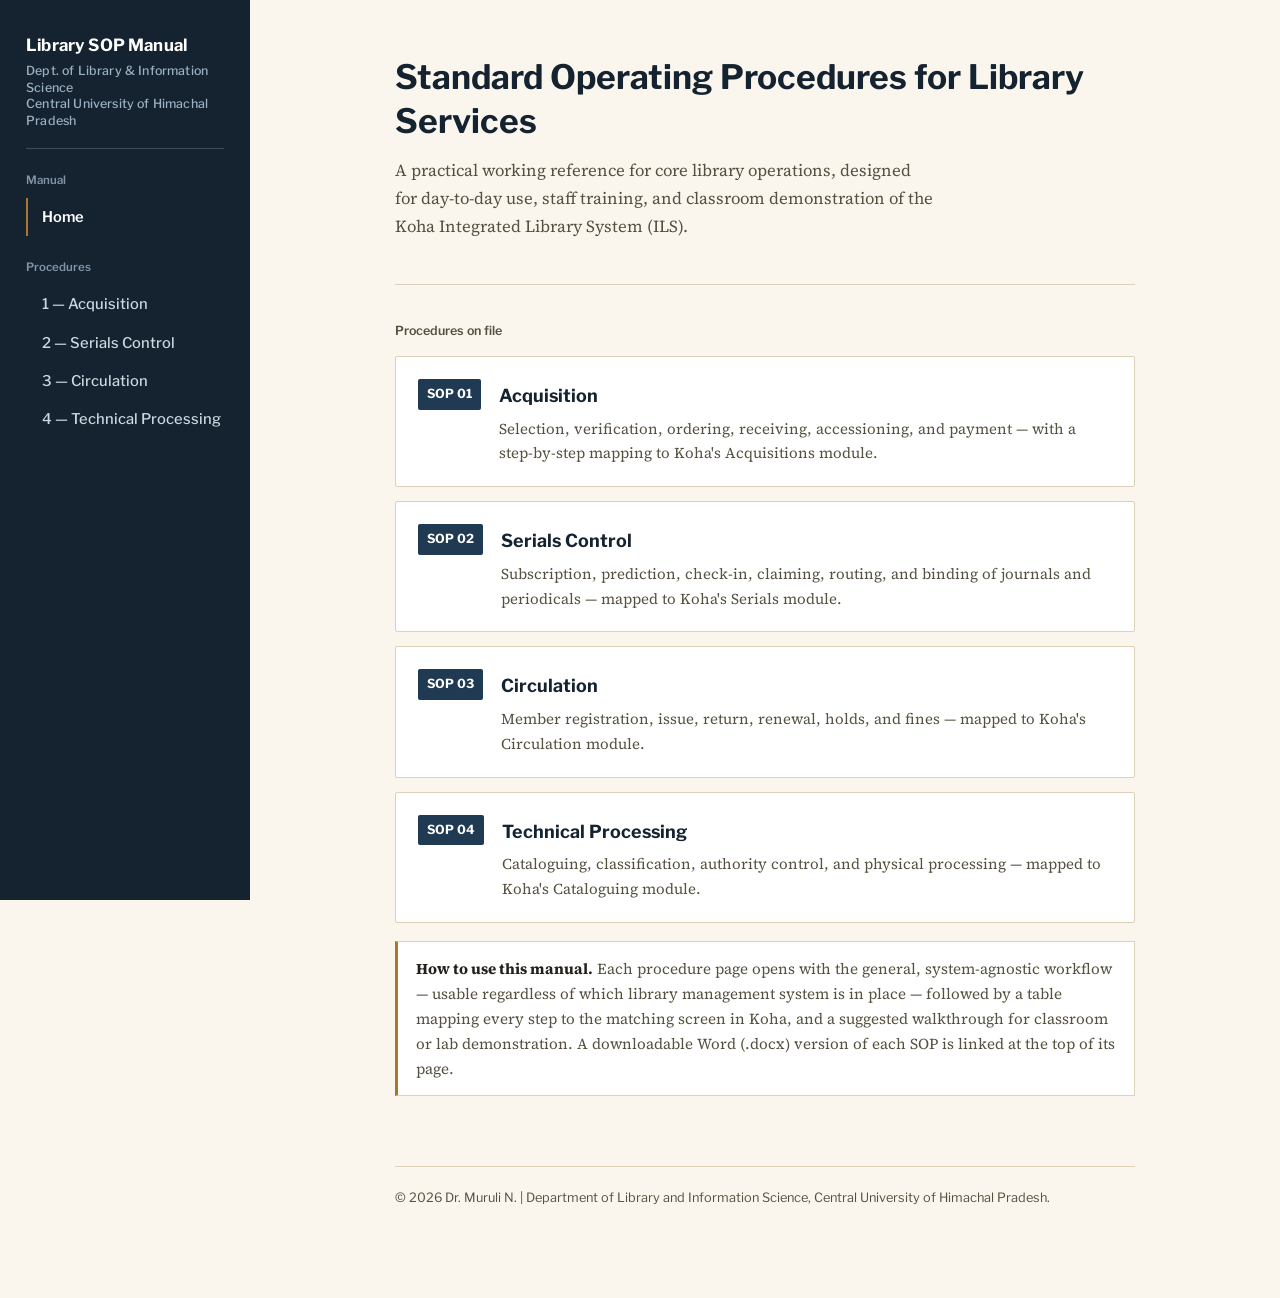
<file: index.html>
<!DOCTYPE html>
<html lang="en">
<head>
<meta charset="UTF-8">
<meta name="viewport" content="width=device-width, initial-scale=1.0">
<title>Library SOPs — Dept. of Library &amp; Information Science, CUHP</title>
<link rel="stylesheet" href="assets/style.css">
</head>
<body>
<div class="shell">

  <aside class="sidebar">
    <a href="index.html" class="site-title">
      Library SOP Manual
      <span>Dept. of Library &amp; Information Science<br>Central University of Himachal Pradesh</span>
    </a>
    <button class="menu-toggle">Menu</button>
    <nav>
      <div class="group-label">Manual</div>
      <a href="index.html" class="active">Home</a>
      <div class="group-label">Procedures</div>
      <a href="acquisition.html">1 — Acquisition</a>
      <a href="serials.html">2 — Serials Control</a>
      <a href="circulation.html">3 — Circulation</a>
      <a href="technical-processing.html">4 — Technical Processing</a>
    </nav>
  </aside>

  <main>
    <div class="content">

      <div class="hero">
        <h1>Standard Operating Procedures for Library Services</h1>
        <p>A practical working reference for core library operations, designed for day-to-day use, staff training, and classroom demonstration of the Koha Integrated Library System (ILS).</p>
      </div>

      <div class="drawer">
        <div class="drawer-label">Procedures on file</div>
        <ul class="cardlist">
          <li>
            <a class="catalog-card" href="acquisition.html">
              <span class="tag">SOP&nbsp;01</span>
              <span>
                <h2>Acquisition</h2>
                <p>Selection, verification, ordering, receiving, accessioning, and payment — with a step-by-step mapping to Koha's Acquisitions module.</p>
              </span>
            </a>
          </li>
          <li>
            <a class="catalog-card" href="serials.html">
              <span class="tag">SOP&nbsp;02</span>
              <span>
                <h2>Serials Control</h2>
                <p>Subscription, prediction, check-in, claiming, routing, and binding of journals and periodicals — mapped to Koha's Serials module.</p>
              </span>
            </a>
          </li>
          <li>
            <a class="catalog-card" href="circulation.html">
              <span class="tag">SOP&nbsp;03</span>
              <span>
                <h2>Circulation</h2>
                <p>Member registration, issue, return, renewal, holds, and fines — mapped to Koha's Circulation module.</p>
              </span>
            </a>
          </li>
          <li>
            <a class="catalog-card" href="technical-processing.html">
              <span class="tag">SOP&nbsp;04</span>
              <span>
                <h2>Technical Processing</h2>
                <p>Cataloguing, classification, authority control, and physical processing — mapped to Koha's Cataloguing module.</p>
              </span>
            </a>
          </li>
        </ul>
      </div>

      <div class="note">
        <strong>How to use this manual.</strong> Each procedure page opens with the general, system-agnostic workflow — usable regardless of which library management system is in place — followed by a table mapping every step to the matching screen in Koha, and a suggested walkthrough for classroom or lab demonstration. A downloadable Word (.docx) version of each SOP is linked at the top of its page.
      </div>

      <footer class="sitefoot">
        © 2026 Dr. Muruli N. | Department of Library and Information Science, Central University of Himachal Pradesh. <br>
              </footer>

    </div>
  </main>
</div>
<script src="assets/nav.js"></script>
</body>
</html>
</file>
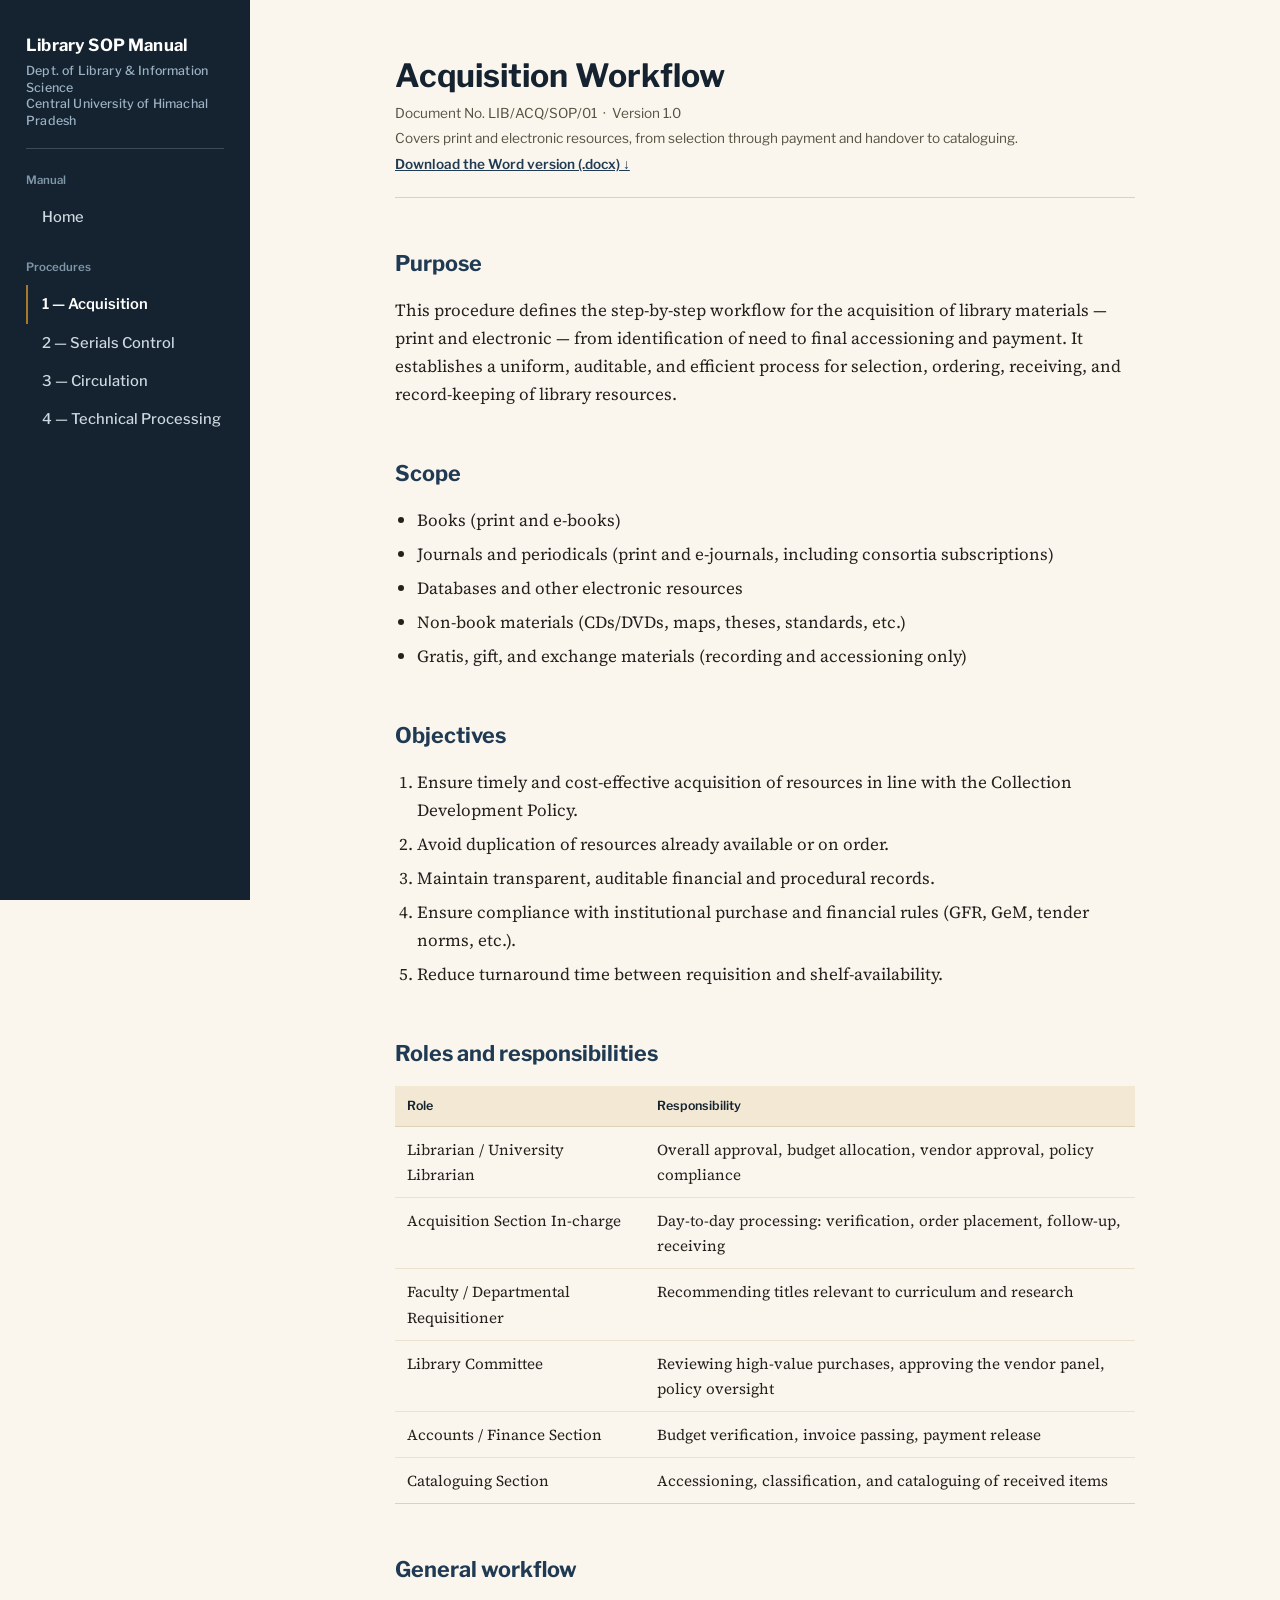
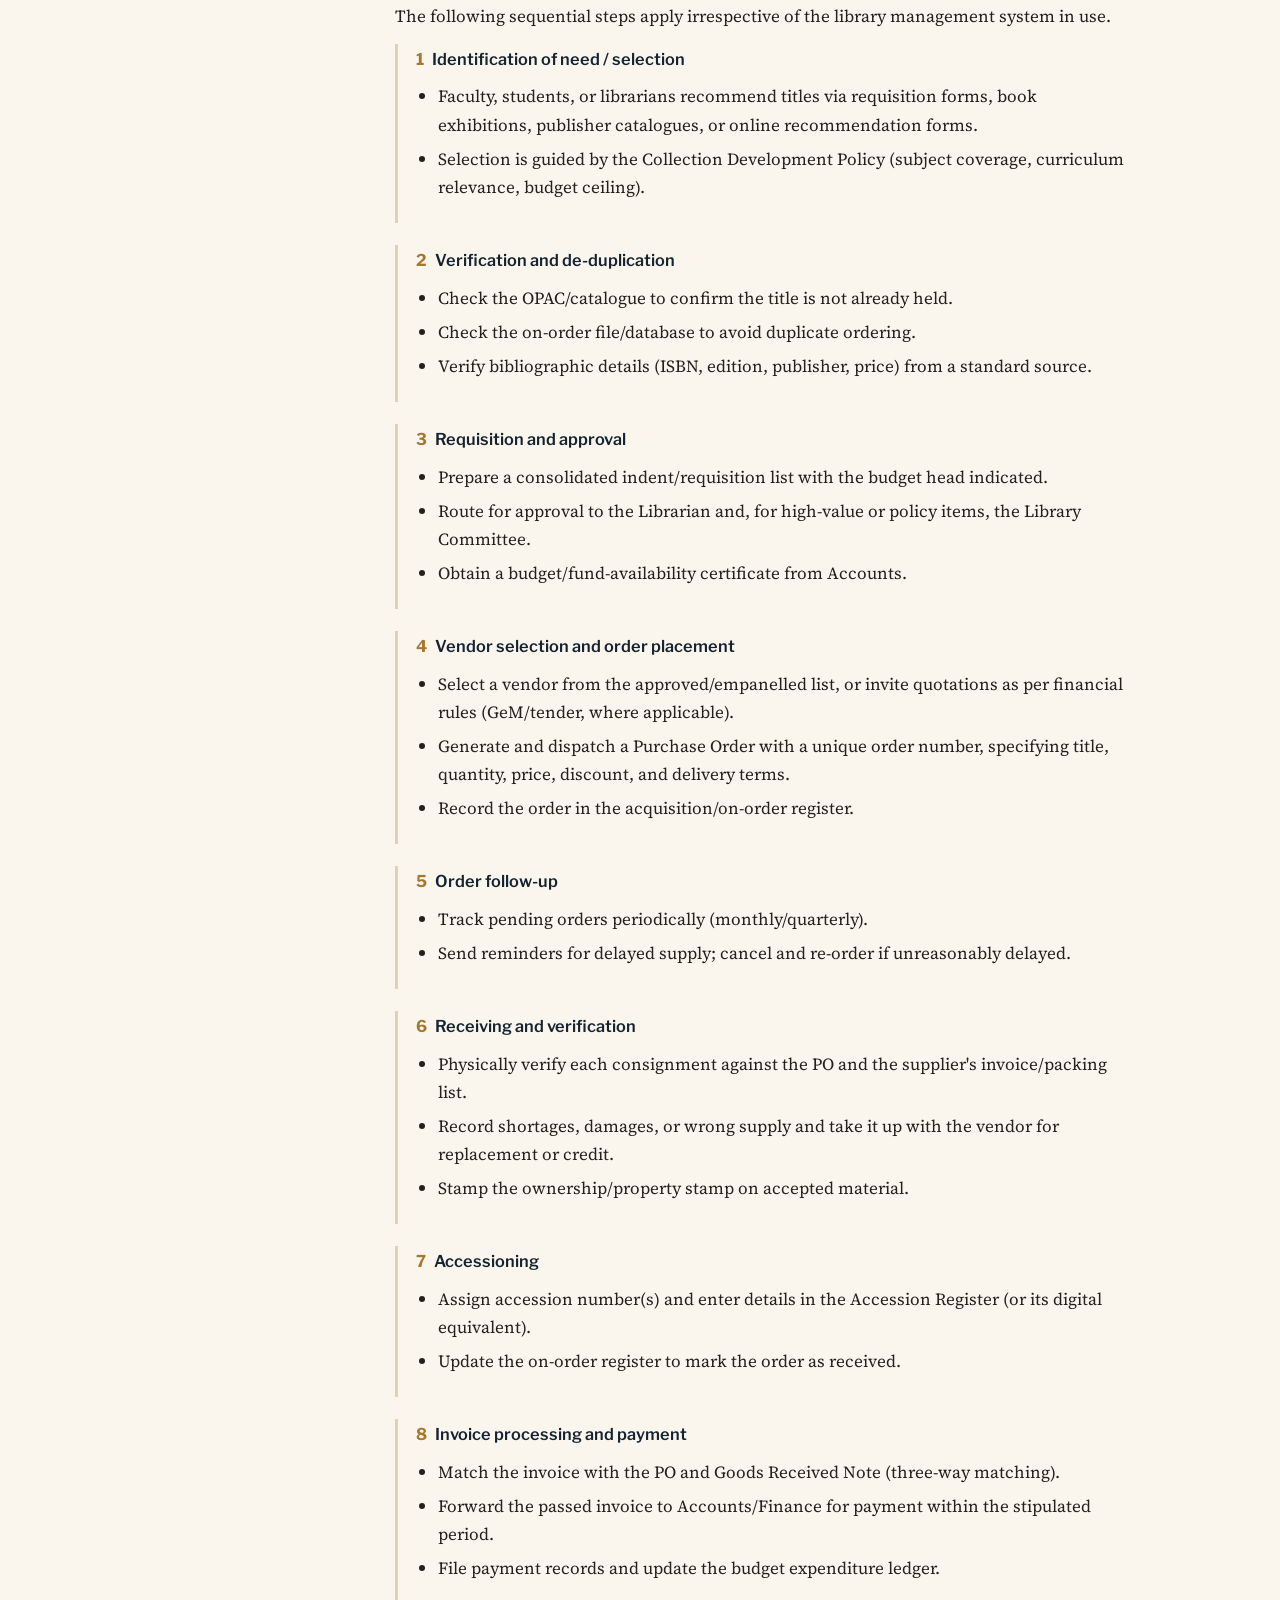
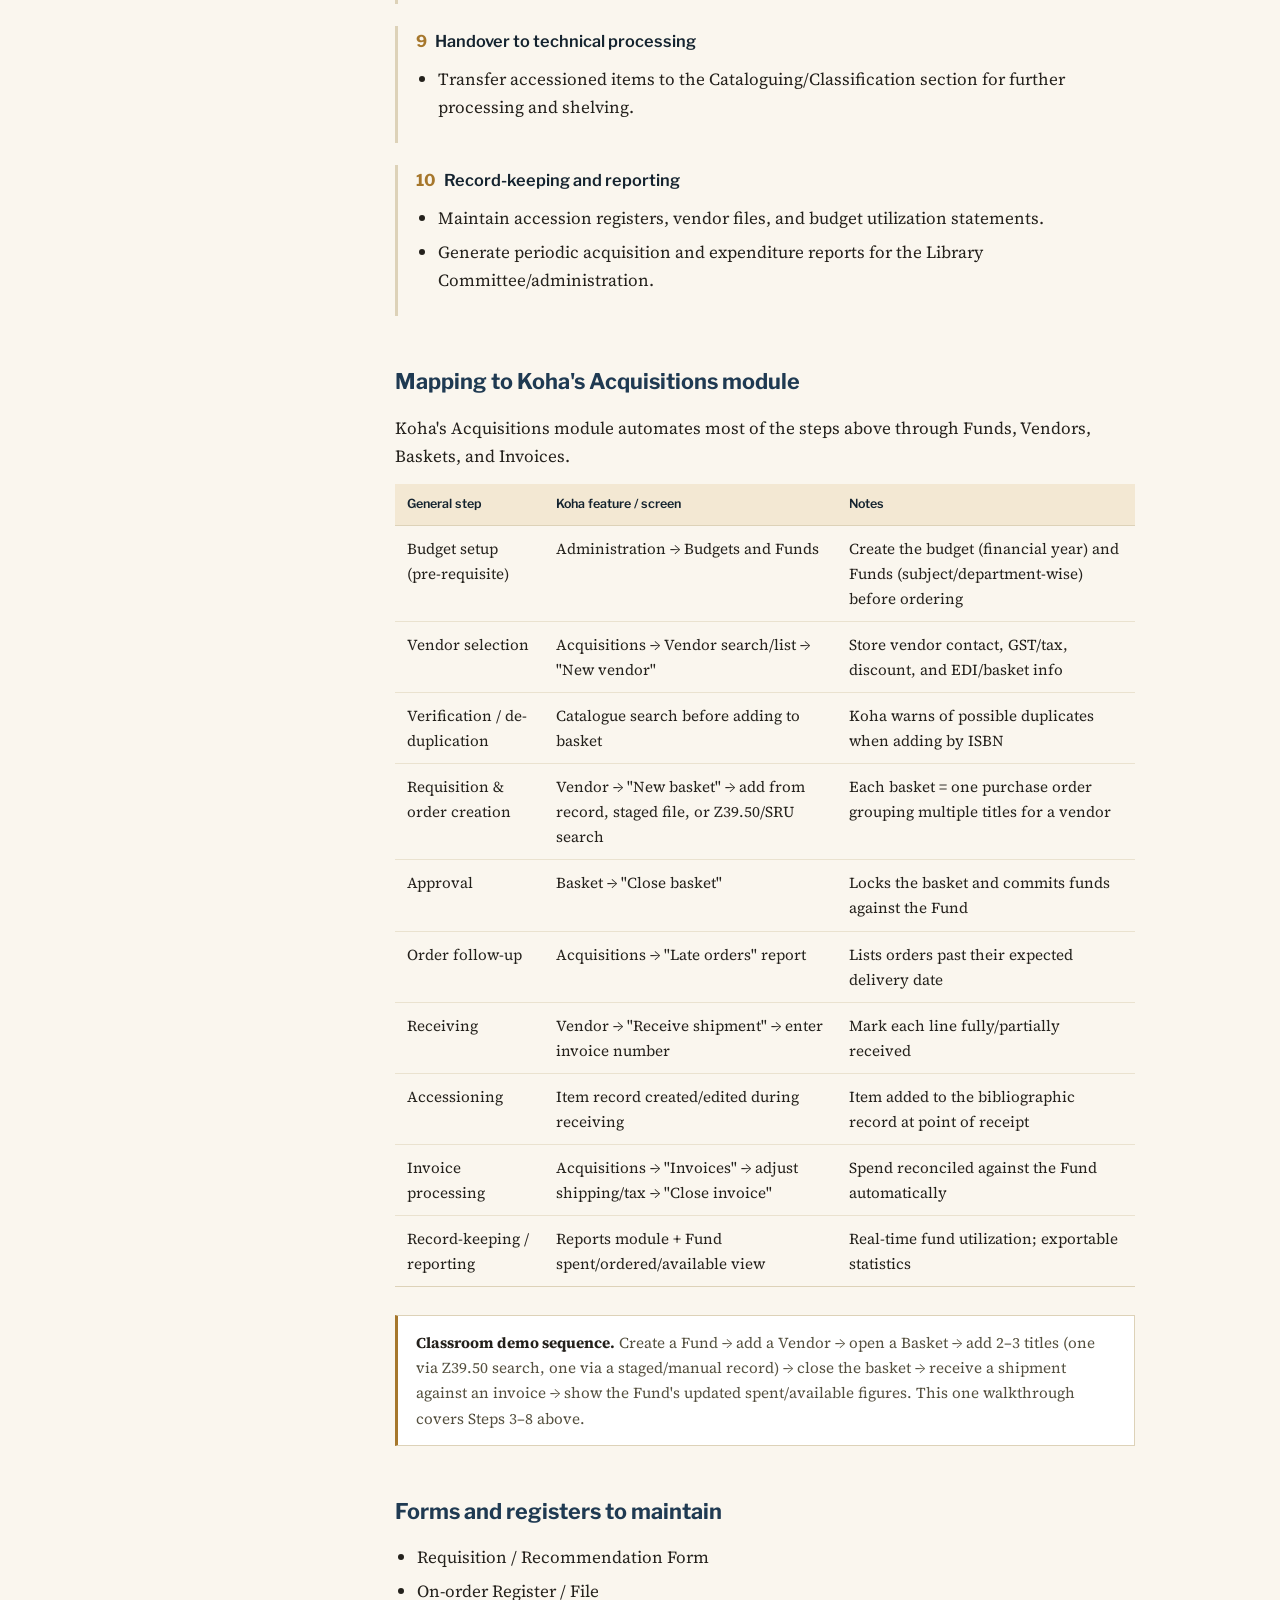
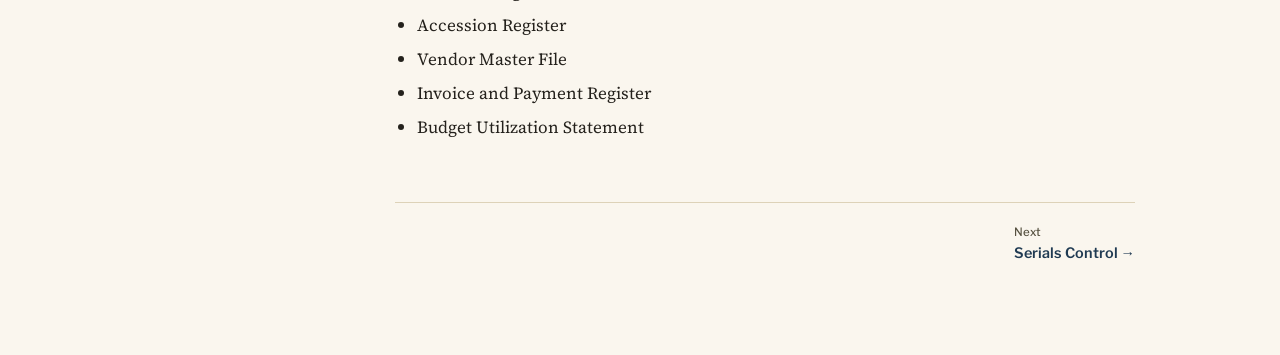
<file: acquisition.html>
<!DOCTYPE html>
<html lang="en">
<head>
<meta charset="UTF-8">
<meta name="viewport" content="width=device-width, initial-scale=1.0">
<title>Acquisition SOP — Library SOP Manual</title>
<link rel="stylesheet" href="assets/style.css">
</head>
<body>
<div class="shell">

  <aside class="sidebar">
    <a href="index.html" class="site-title">
      Library SOP Manual
      <span>Dept. of Library &amp; Information Science<br>Central University of Himachal Pradesh</span>
    </a>
    <button class="menu-toggle">Menu</button>
    <nav>
      <div class="group-label">Manual</div>
      <a href="index.html">Home</a>
      <div class="group-label">Procedures</div>
      <a href="acquisition.html" class="active">1 — Acquisition</a>
      <a href="serials.html">2 — Serials Control</a>
      <a href="circulation.html">3 — Circulation</a>
      <a href="technical-processing.html">4 — Technical Processing</a>
    </nav>
  </aside>

  <main>
    <div class="content">

      <h1 class="doc-title">Acquisition Workflow</h1>
      <div class="doc-meta">
        Document No. LIB/ACQ/SOP/01 &nbsp;·&nbsp; Version 1.0
        <div>Covers print and electronic resources, from selection through payment and handover to cataloguing.</div>
        <div><a class="docdl" href="docs/Library_Acquisition_SOP.docx">Download the Word version (.docx) &darr;</a></div>
      </div>

      <h2>Purpose</h2>
      <p>This procedure defines the step-by-step workflow for the acquisition of library materials — print and electronic — from identification of need to final accessioning and payment. It establishes a uniform, auditable, and efficient process for selection, ordering, receiving, and record-keeping of library resources.</p>

      <h2>Scope</h2>
      <ul>
        <li>Books (print and e-books)</li>
        <li>Journals and periodicals (print and e-journals, including consortia subscriptions)</li>
        <li>Databases and other electronic resources</li>
        <li>Non-book materials (CDs/DVDs, maps, theses, standards, etc.)</li>
        <li>Gratis, gift, and exchange materials (recording and accessioning only)</li>
      </ul>

      <h2>Objectives</h2>
      <ol>
        <li>Ensure timely and cost-effective acquisition of resources in line with the Collection Development Policy.</li>
        <li>Avoid duplication of resources already available or on order.</li>
        <li>Maintain transparent, auditable financial and procedural records.</li>
        <li>Ensure compliance with institutional purchase and financial rules (GFR, GeM, tender norms, etc.).</li>
        <li>Reduce turnaround time between requisition and shelf-availability.</li>
      </ol>

      <h2>Roles and responsibilities</h2>
      <table>
        <thead><tr><th>Role</th><th>Responsibility</th></tr></thead>
        <tbody>
          <tr><td data-label="Role">Librarian / University Librarian</td><td data-label="Responsibility">Overall approval, budget allocation, vendor approval, policy compliance</td></tr>
          <tr><td data-label="Role">Acquisition Section In-charge</td><td data-label="Responsibility">Day-to-day processing: verification, order placement, follow-up, receiving</td></tr>
          <tr><td data-label="Role">Faculty / Departmental Requisitioner</td><td data-label="Responsibility">Recommending titles relevant to curriculum and research</td></tr>
          <tr><td data-label="Role">Library Committee</td><td data-label="Responsibility">Reviewing high-value purchases, approving the vendor panel, policy oversight</td></tr>
          <tr><td data-label="Role">Accounts / Finance Section</td><td data-label="Responsibility">Budget verification, invoice passing, payment release</td></tr>
          <tr><td data-label="Role">Cataloguing Section</td><td data-label="Responsibility">Accessioning, classification, and cataloguing of received items</td></tr>
        </tbody>
      </table>

      <h2>General workflow</h2>
      <p>The following sequential steps apply irrespective of the library management system in use.</p>

      <div class="step"><h3><span class="stepno">1</span>Identification of need / selection</h3>
        <ul>
          <li>Faculty, students, or librarians recommend titles via requisition forms, book exhibitions, publisher catalogues, or online recommendation forms.</li>
          <li>Selection is guided by the Collection Development Policy (subject coverage, curriculum relevance, budget ceiling).</li>
        </ul>
      </div>

      <div class="step"><h3><span class="stepno">2</span>Verification and de-duplication</h3>
        <ul>
          <li>Check the OPAC/catalogue to confirm the title is not already held.</li>
          <li>Check the on-order file/database to avoid duplicate ordering.</li>
          <li>Verify bibliographic details (ISBN, edition, publisher, price) from a standard source.</li>
        </ul>
      </div>

      <div class="step"><h3><span class="stepno">3</span>Requisition and approval</h3>
        <ul>
          <li>Prepare a consolidated indent/requisition list with the budget head indicated.</li>
          <li>Route for approval to the Librarian and, for high-value or policy items, the Library Committee.</li>
          <li>Obtain a budget/fund-availability certificate from Accounts.</li>
        </ul>
      </div>

      <div class="step"><h3><span class="stepno">4</span>Vendor selection and order placement</h3>
        <ul>
          <li>Select a vendor from the approved/empanelled list, or invite quotations as per financial rules (GeM/tender, where applicable).</li>
          <li>Generate and dispatch a Purchase Order with a unique order number, specifying title, quantity, price, discount, and delivery terms.</li>
          <li>Record the order in the acquisition/on-order register.</li>
        </ul>
      </div>

      <div class="step"><h3><span class="stepno">5</span>Order follow-up</h3>
        <ul>
          <li>Track pending orders periodically (monthly/quarterly).</li>
          <li>Send reminders for delayed supply; cancel and re-order if unreasonably delayed.</li>
        </ul>
      </div>

      <div class="step"><h3><span class="stepno">6</span>Receiving and verification</h3>
        <ul>
          <li>Physically verify each consignment against the PO and the supplier's invoice/packing list.</li>
          <li>Record shortages, damages, or wrong supply and take it up with the vendor for replacement or credit.</li>
          <li>Stamp the ownership/property stamp on accepted material.</li>
        </ul>
      </div>

      <div class="step"><h3><span class="stepno">7</span>Accessioning</h3>
        <ul>
          <li>Assign accession number(s) and enter details in the Accession Register (or its digital equivalent).</li>
          <li>Update the on-order register to mark the order as received.</li>
        </ul>
      </div>

      <div class="step"><h3><span class="stepno">8</span>Invoice processing and payment</h3>
        <ul>
          <li>Match the invoice with the PO and Goods Received Note (three-way matching).</li>
          <li>Forward the passed invoice to Accounts/Finance for payment within the stipulated period.</li>
          <li>File payment records and update the budget expenditure ledger.</li>
        </ul>
      </div>

      <div class="step"><h3><span class="stepno">9</span>Handover to technical processing</h3>
        <ul>
          <li>Transfer accessioned items to the Cataloguing/Classification section for further processing and shelving.</li>
        </ul>
      </div>

      <div class="step"><h3><span class="stepno">10</span>Record-keeping and reporting</h3>
        <ul>
          <li>Maintain accession registers, vendor files, and budget utilization statements.</li>
          <li>Generate periodic acquisition and expenditure reports for the Library Committee/administration.</li>
        </ul>
      </div>

      <h2>Mapping to Koha's Acquisitions module</h2>
      <p>Koha's Acquisitions module automates most of the steps above through Funds, Vendors, Baskets, and Invoices.</p>
      <table>
        <thead><tr><th>General step</th><th>Koha feature / screen</th><th>Notes</th></tr></thead>
        <tbody>
          <tr><td data-label="Step">Budget setup (pre-requisite)</td><td data-label="Koha">Administration → Budgets and Funds</td><td data-label="Notes">Create the budget (financial year) and Funds (subject/department-wise) before ordering</td></tr>
          <tr><td data-label="Step">Vendor selection</td><td data-label="Koha">Acquisitions → Vendor search/list → "New vendor"</td><td data-label="Notes">Store vendor contact, GST/tax, discount, and EDI/basket info</td></tr>
          <tr><td data-label="Step">Verification / de-duplication</td><td data-label="Koha">Catalogue search before adding to basket</td><td data-label="Notes">Koha warns of possible duplicates when adding by ISBN</td></tr>
          <tr><td data-label="Step">Requisition & order creation</td><td data-label="Koha">Vendor → "New basket" → add from record, staged file, or Z39.50/SRU search</td><td data-label="Notes">Each basket = one purchase order grouping multiple titles for a vendor</td></tr>
          <tr><td data-label="Step">Approval</td><td data-label="Koha">Basket → "Close basket"</td><td data-label="Notes">Locks the basket and commits funds against the Fund</td></tr>
          <tr><td data-label="Step">Order follow-up</td><td data-label="Koha">Acquisitions → "Late orders" report</td><td data-label="Notes">Lists orders past their expected delivery date</td></tr>
          <tr><td data-label="Step">Receiving</td><td data-label="Koha">Vendor → "Receive shipment" → enter invoice number</td><td data-label="Notes">Mark each line fully/partially received</td></tr>
          <tr><td data-label="Step">Accessioning</td><td data-label="Koha">Item record created/edited during receiving</td><td data-label="Notes">Item added to the bibliographic record at point of receipt</td></tr>
          <tr><td data-label="Step">Invoice processing</td><td data-label="Koha">Acquisitions → "Invoices" → adjust shipping/tax → "Close invoice"</td><td data-label="Notes">Spend reconciled against the Fund automatically</td></tr>
          <tr><td data-label="Step">Record-keeping / reporting</td><td data-label="Koha">Reports module + Fund spent/ordered/available view</td><td data-label="Notes">Real-time fund utilization; exportable statistics</td></tr>
        </tbody>
      </table>

      <div class="note">
        <strong>Classroom demo sequence.</strong> Create a Fund → add a Vendor → open a Basket → add 2–3 titles (one via Z39.50 search, one via a staged/manual record) → close the basket → receive a shipment against an invoice → show the Fund's updated spent/available figures. This one walkthrough covers Steps 3–8 above.
      </div>

      <h2>Forms and registers to maintain</h2>
      <ul>
        <li>Requisition / Recommendation Form</li>
        <li>On-order Register / File</li>
        <li>Accession Register</li>
        <li>Vendor Master File</li>
        <li>Invoice and Payment Register</li>
        <li>Budget Utilization Statement</li>
      </ul>

      <div class="pagenav">
        <span></span>
        <a href="serials.html"><span class="dir">Next</span>Serials Control &rarr;</a>
      </div>

    </div>
  </main>
</div>
<script src="assets/nav.js"></script>
</body>
</html>
</file>
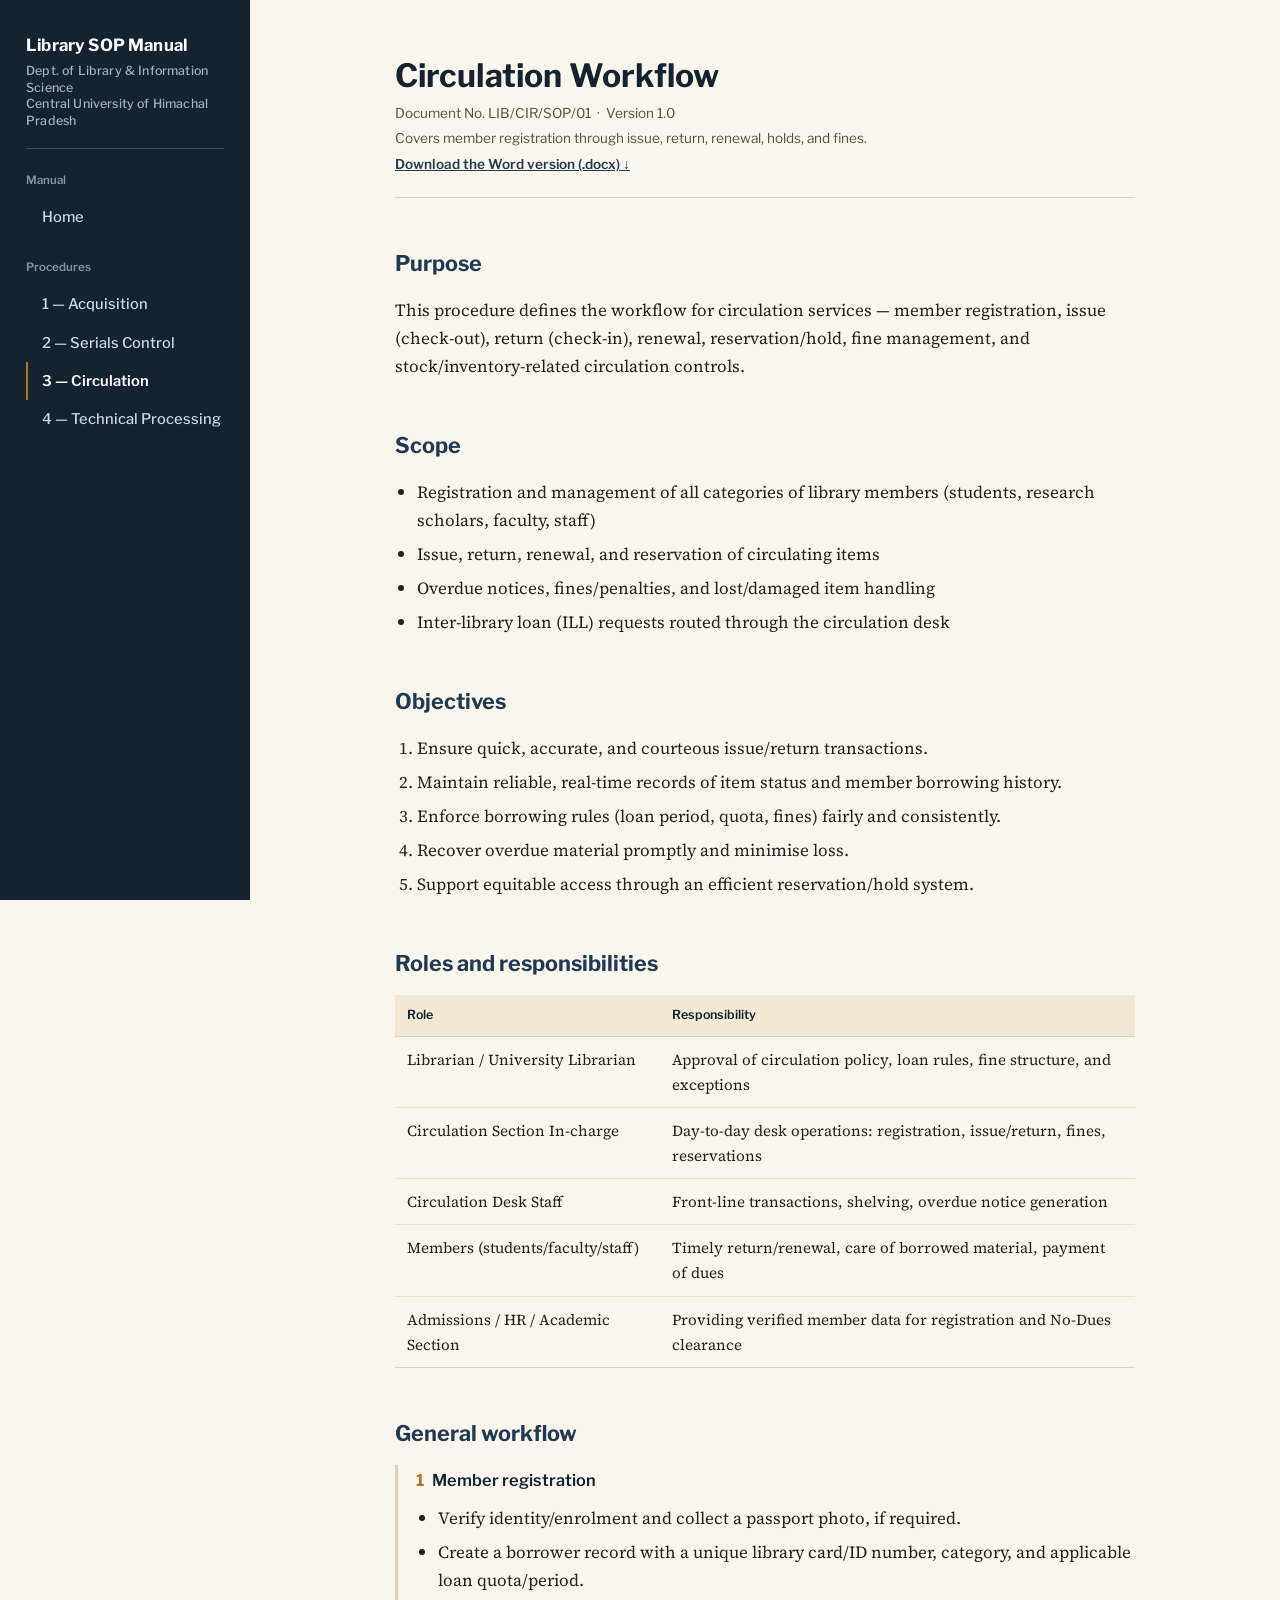
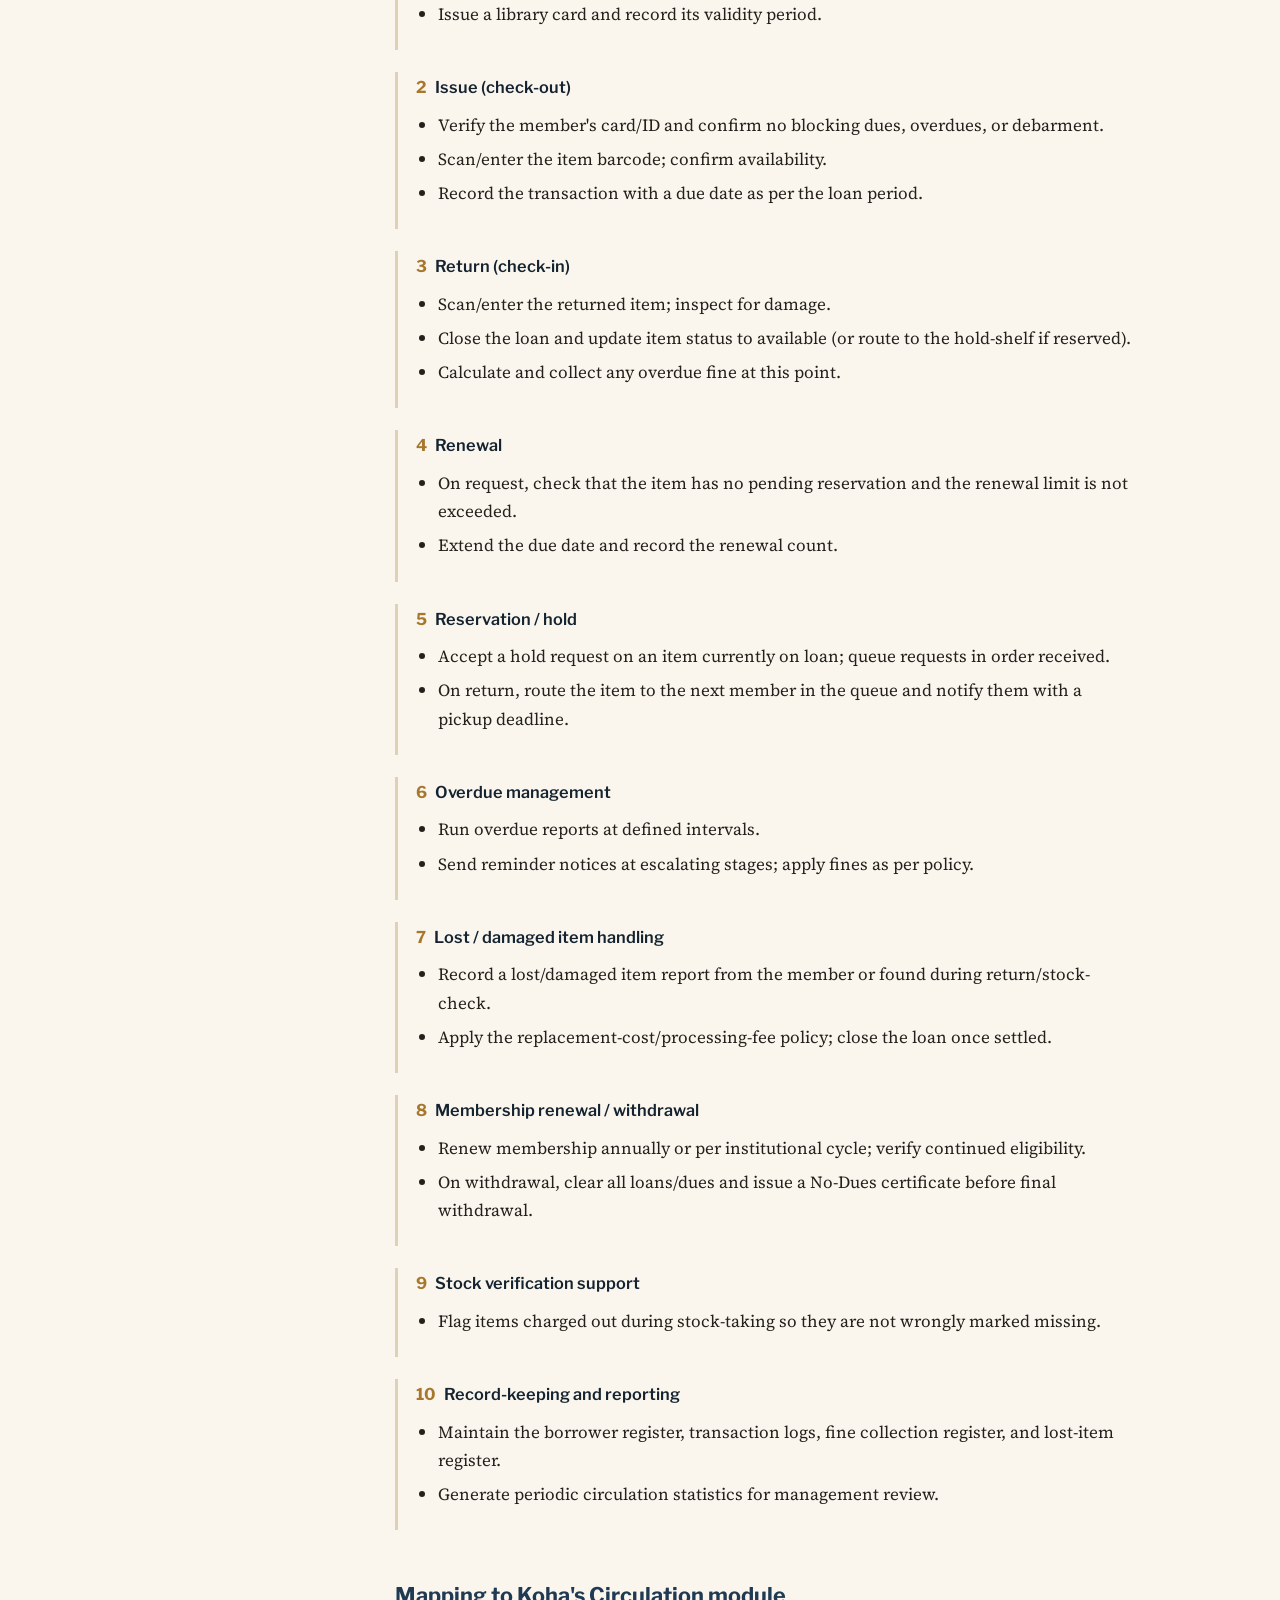
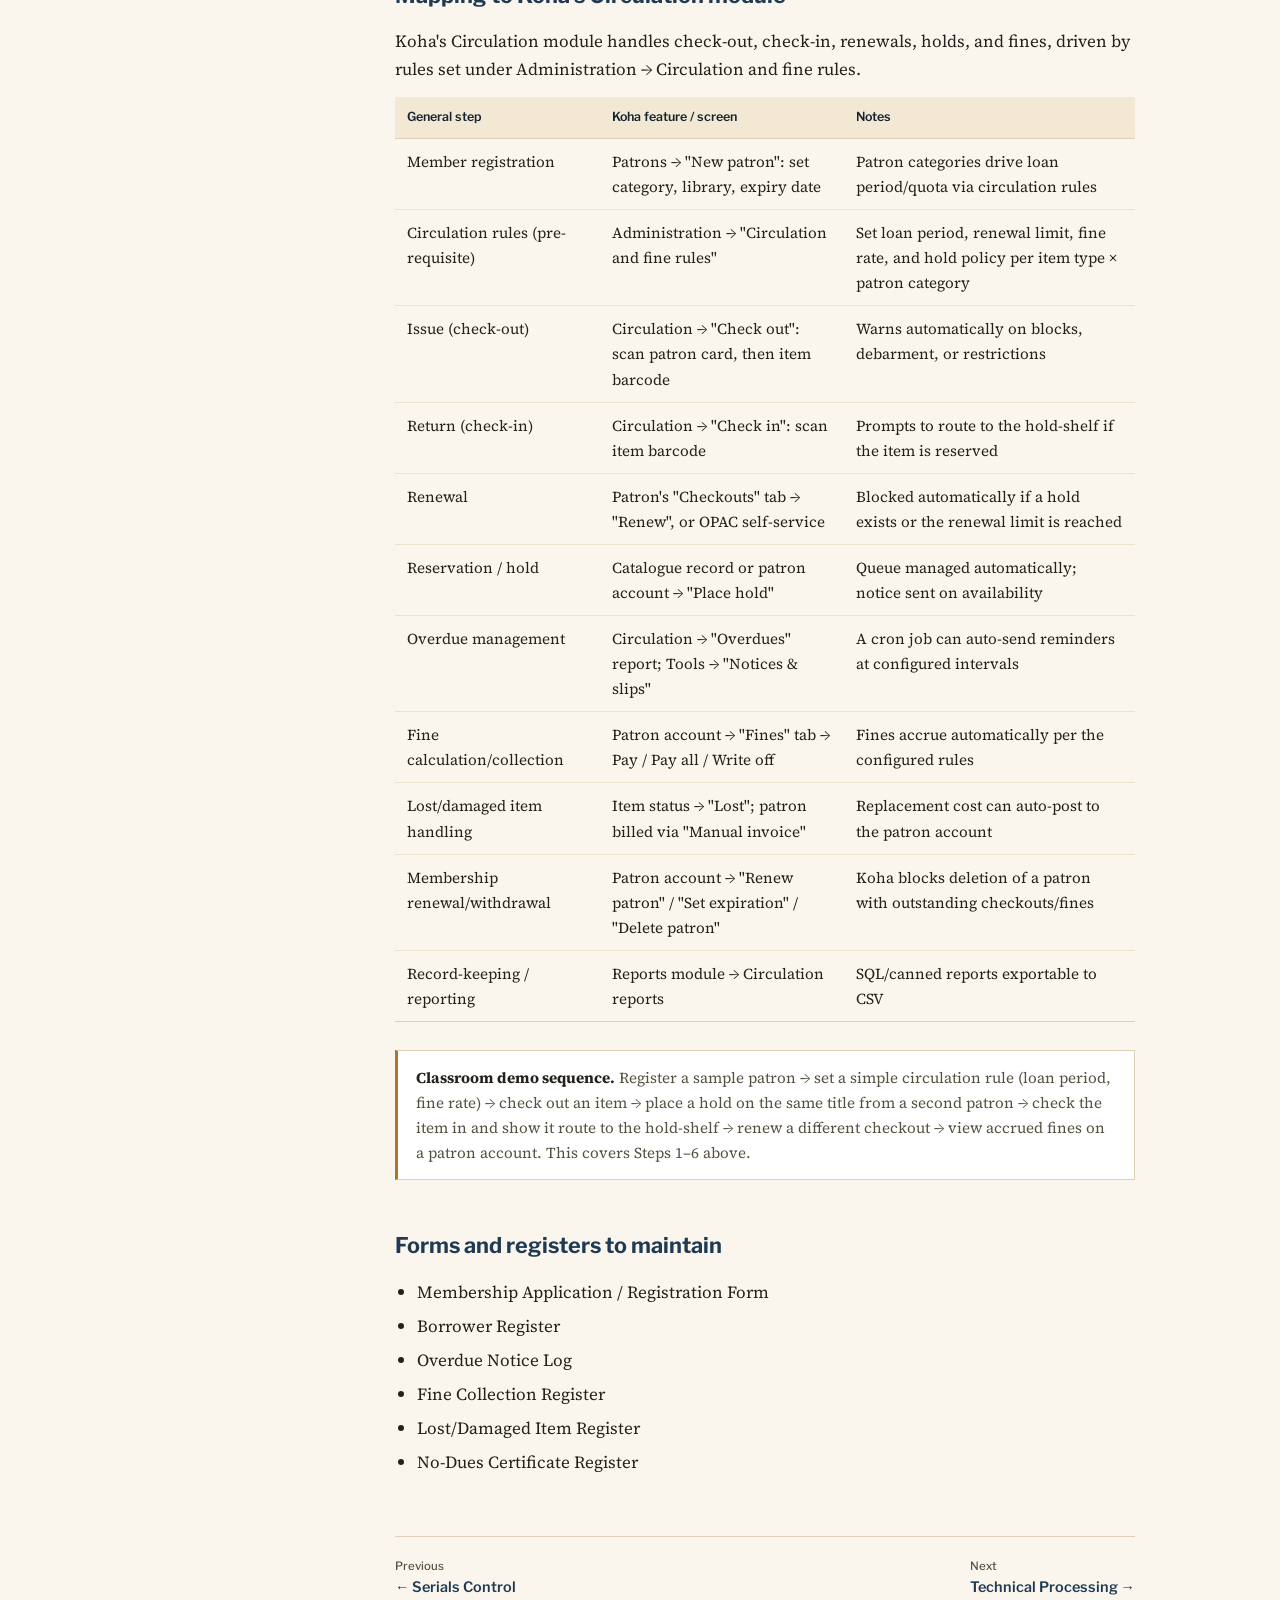
<file: circulation.html>
<!DOCTYPE html>
<html lang="en">
<head>
<meta charset="UTF-8">
<meta name="viewport" content="width=device-width, initial-scale=1.0">
<title>Circulation SOP — Library SOP Manual</title>
<link rel="stylesheet" href="assets/style.css">
</head>
<body>
<div class="shell">

  <aside class="sidebar">
    <a href="index.html" class="site-title">
      Library SOP Manual
      <span>Dept. of Library &amp; Information Science<br>Central University of Himachal Pradesh</span>
    </a>
    <button class="menu-toggle">Menu</button>
    <nav>
      <div class="group-label">Manual</div>
      <a href="index.html">Home</a>
      <div class="group-label">Procedures</div>
      <a href="acquisition.html">1 — Acquisition</a>
      <a href="serials.html">2 — Serials Control</a>
      <a href="circulation.html" class="active">3 — Circulation</a>
      <a href="technical-processing.html">4 — Technical Processing</a>
    </nav>
  </aside>

  <main>
    <div class="content">

      <h1 class="doc-title">Circulation Workflow</h1>
      <div class="doc-meta">
        Document No. LIB/CIR/SOP/01 &nbsp;·&nbsp; Version 1.0
        <div>Covers member registration through issue, return, renewal, holds, and fines.</div>
        <div><a class="docdl" href="docs/Circulation_SOP.docx">Download the Word version (.docx) &darr;</a></div>
      </div>

      <h2>Purpose</h2>
      <p>This procedure defines the workflow for circulation services — member registration, issue (check-out), return (check-in), renewal, reservation/hold, fine management, and stock/inventory-related circulation controls.</p>

      <h2>Scope</h2>
      <ul>
        <li>Registration and management of all categories of library members (students, research scholars, faculty, staff)</li>
        <li>Issue, return, renewal, and reservation of circulating items</li>
        <li>Overdue notices, fines/penalties, and lost/damaged item handling</li>
        <li>Inter-library loan (ILL) requests routed through the circulation desk</li>
      </ul>

      <h2>Objectives</h2>
      <ol>
        <li>Ensure quick, accurate, and courteous issue/return transactions.</li>
        <li>Maintain reliable, real-time records of item status and member borrowing history.</li>
        <li>Enforce borrowing rules (loan period, quota, fines) fairly and consistently.</li>
        <li>Recover overdue material promptly and minimise loss.</li>
        <li>Support equitable access through an efficient reservation/hold system.</li>
      </ol>

      <h2>Roles and responsibilities</h2>
      <table>
        <thead><tr><th>Role</th><th>Responsibility</th></tr></thead>
        <tbody>
          <tr><td data-label="Role">Librarian / University Librarian</td><td data-label="Responsibility">Approval of circulation policy, loan rules, fine structure, and exceptions</td></tr>
          <tr><td data-label="Role">Circulation Section In-charge</td><td data-label="Responsibility">Day-to-day desk operations: registration, issue/return, fines, reservations</td></tr>
          <tr><td data-label="Role">Circulation Desk Staff</td><td data-label="Responsibility">Front-line transactions, shelving, overdue notice generation</td></tr>
          <tr><td data-label="Role">Members (students/faculty/staff)</td><td data-label="Responsibility">Timely return/renewal, care of borrowed material, payment of dues</td></tr>
          <tr><td data-label="Role">Admissions / HR / Academic Section</td><td data-label="Responsibility">Providing verified member data for registration and No-Dues clearance</td></tr>
        </tbody>
      </table>

      <h2>General workflow</h2>

      <div class="step"><h3><span class="stepno">1</span>Member registration</h3>
        <ul>
          <li>Verify identity/enrolment and collect a passport photo, if required.</li>
          <li>Create a borrower record with a unique library card/ID number, category, and applicable loan quota/period.</li>
          <li>Issue a library card and record its validity period.</li>
        </ul>
      </div>

      <div class="step"><h3><span class="stepno">2</span>Issue (check-out)</h3>
        <ul>
          <li>Verify the member's card/ID and confirm no blocking dues, overdues, or debarment.</li>
          <li>Scan/enter the item barcode; confirm availability.</li>
          <li>Record the transaction with a due date as per the loan period.</li>
        </ul>
      </div>

      <div class="step"><h3><span class="stepno">3</span>Return (check-in)</h3>
        <ul>
          <li>Scan/enter the returned item; inspect for damage.</li>
          <li>Close the loan and update item status to available (or route to the hold-shelf if reserved).</li>
          <li>Calculate and collect any overdue fine at this point.</li>
        </ul>
      </div>

      <div class="step"><h3><span class="stepno">4</span>Renewal</h3>
        <ul>
          <li>On request, check that the item has no pending reservation and the renewal limit is not exceeded.</li>
          <li>Extend the due date and record the renewal count.</li>
        </ul>
      </div>

      <div class="step"><h3><span class="stepno">5</span>Reservation / hold</h3>
        <ul>
          <li>Accept a hold request on an item currently on loan; queue requests in order received.</li>
          <li>On return, route the item to the next member in the queue and notify them with a pickup deadline.</li>
        </ul>
      </div>

      <div class="step"><h3><span class="stepno">6</span>Overdue management</h3>
        <ul>
          <li>Run overdue reports at defined intervals.</li>
          <li>Send reminder notices at escalating stages; apply fines as per policy.</li>
        </ul>
      </div>

      <div class="step"><h3><span class="stepno">7</span>Lost / damaged item handling</h3>
        <ul>
          <li>Record a lost/damaged item report from the member or found during return/stock-check.</li>
          <li>Apply the replacement-cost/processing-fee policy; close the loan once settled.</li>
        </ul>
      </div>

      <div class="step"><h3><span class="stepno">8</span>Membership renewal / withdrawal</h3>
        <ul>
          <li>Renew membership annually or per institutional cycle; verify continued eligibility.</li>
          <li>On withdrawal, clear all loans/dues and issue a No-Dues certificate before final withdrawal.</li>
        </ul>
      </div>

      <div class="step"><h3><span class="stepno">9</span>Stock verification support</h3>
        <ul>
          <li>Flag items charged out during stock-taking so they are not wrongly marked missing.</li>
        </ul>
      </div>

      <div class="step"><h3><span class="stepno">10</span>Record-keeping and reporting</h3>
        <ul>
          <li>Maintain the borrower register, transaction logs, fine collection register, and lost-item register.</li>
          <li>Generate periodic circulation statistics for management review.</li>
        </ul>
      </div>

      <h2>Mapping to Koha's Circulation module</h2>
      <p>Koha's Circulation module handles check-out, check-in, renewals, holds, and fines, driven by rules set under Administration → Circulation and fine rules.</p>
      <table>
        <thead><tr><th>General step</th><th>Koha feature / screen</th><th>Notes</th></tr></thead>
        <tbody>
          <tr><td data-label="Step">Member registration</td><td data-label="Koha">Patrons → "New patron": set category, library, expiry date</td><td data-label="Notes">Patron categories drive loan period/quota via circulation rules</td></tr>
          <tr><td data-label="Step">Circulation rules (pre-requisite)</td><td data-label="Koha">Administration → "Circulation and fine rules"</td><td data-label="Notes">Set loan period, renewal limit, fine rate, and hold policy per item type × patron category</td></tr>
          <tr><td data-label="Step">Issue (check-out)</td><td data-label="Koha">Circulation → "Check out": scan patron card, then item barcode</td><td data-label="Notes">Warns automatically on blocks, debarment, or restrictions</td></tr>
          <tr><td data-label="Step">Return (check-in)</td><td data-label="Koha">Circulation → "Check in": scan item barcode</td><td data-label="Notes">Prompts to route to the hold-shelf if the item is reserved</td></tr>
          <tr><td data-label="Step">Renewal</td><td data-label="Koha">Patron's "Checkouts" tab → "Renew", or OPAC self-service</td><td data-label="Notes">Blocked automatically if a hold exists or the renewal limit is reached</td></tr>
          <tr><td data-label="Step">Reservation / hold</td><td data-label="Koha">Catalogue record or patron account → "Place hold"</td><td data-label="Notes">Queue managed automatically; notice sent on availability</td></tr>
          <tr><td data-label="Step">Overdue management</td><td data-label="Koha">Circulation → "Overdues" report; Tools → "Notices & slips"</td><td data-label="Notes">A cron job can auto-send reminders at configured intervals</td></tr>
          <tr><td data-label="Step">Fine calculation/collection</td><td data-label="Koha">Patron account → "Fines" tab → Pay / Pay all / Write off</td><td data-label="Notes">Fines accrue automatically per the configured rules</td></tr>
          <tr><td data-label="Step">Lost/damaged item handling</td><td data-label="Koha">Item status → "Lost"; patron billed via "Manual invoice"</td><td data-label="Notes">Replacement cost can auto-post to the patron account</td></tr>
          <tr><td data-label="Step">Membership renewal/withdrawal</td><td data-label="Koha">Patron account → "Renew patron" / "Set expiration" / "Delete patron"</td><td data-label="Notes">Koha blocks deletion of a patron with outstanding checkouts/fines</td></tr>
          <tr><td data-label="Step">Record-keeping / reporting</td><td data-label="Koha">Reports module → Circulation reports</td><td data-label="Notes">SQL/canned reports exportable to CSV</td></tr>
        </tbody>
      </table>

      <div class="note">
        <strong>Classroom demo sequence.</strong> Register a sample patron → set a simple circulation rule (loan period, fine rate) → check out an item → place a hold on the same title from a second patron → check the item in and show it route to the hold-shelf → renew a different checkout → view accrued fines on a patron account. This covers Steps 1–6 above.
      </div>

      <h2>Forms and registers to maintain</h2>
      <ul>
        <li>Membership Application / Registration Form</li>
        <li>Borrower Register</li>
        <li>Overdue Notice Log</li>
        <li>Fine Collection Register</li>
        <li>Lost/Damaged Item Register</li>
        <li>No-Dues Certificate Register</li>
      </ul>

      <div class="pagenav">
        <a href="serials.html"><span class="dir">Previous</span>&larr; Serials Control</a>
        <a href="technical-processing.html"><span class="dir">Next</span>Technical Processing &rarr;</a>
      </div>

    </div>
  </main>
</div>
<script src="assets/nav.js"></script>
</body>
</html>
</file>
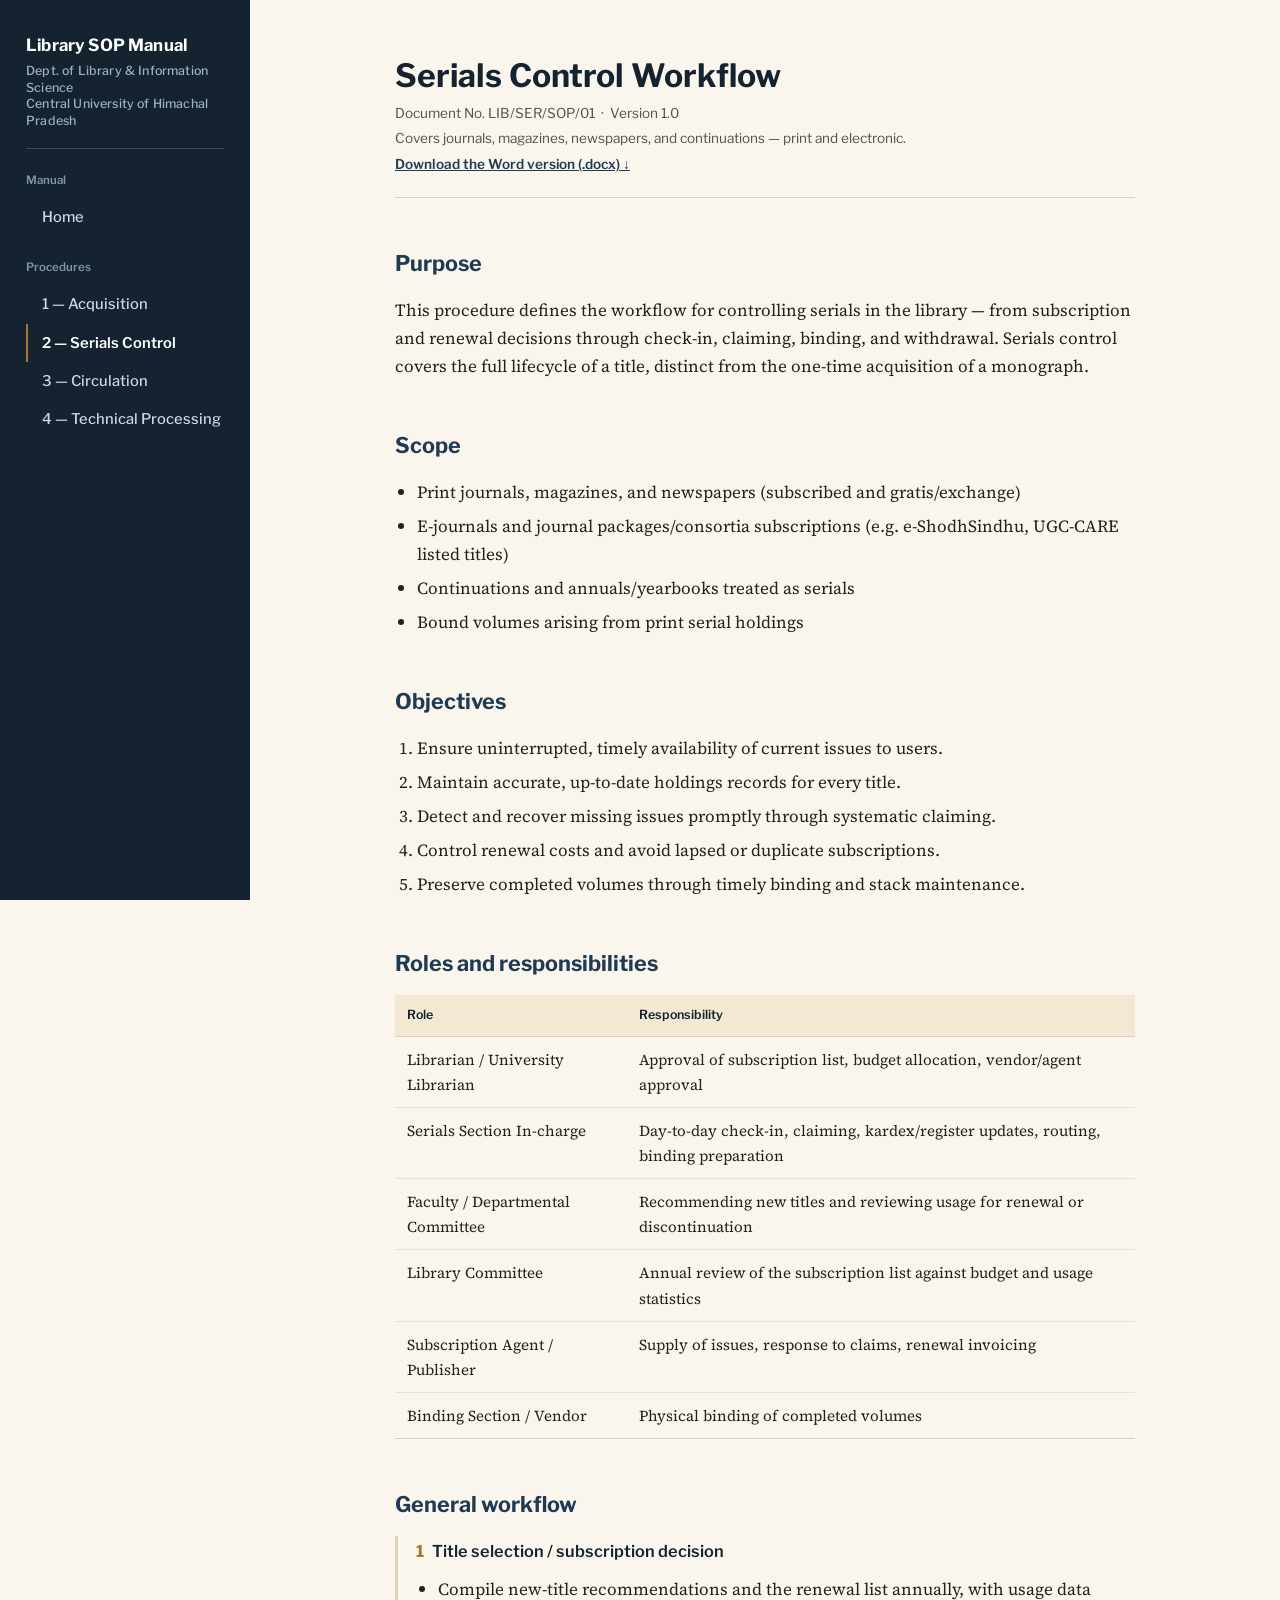
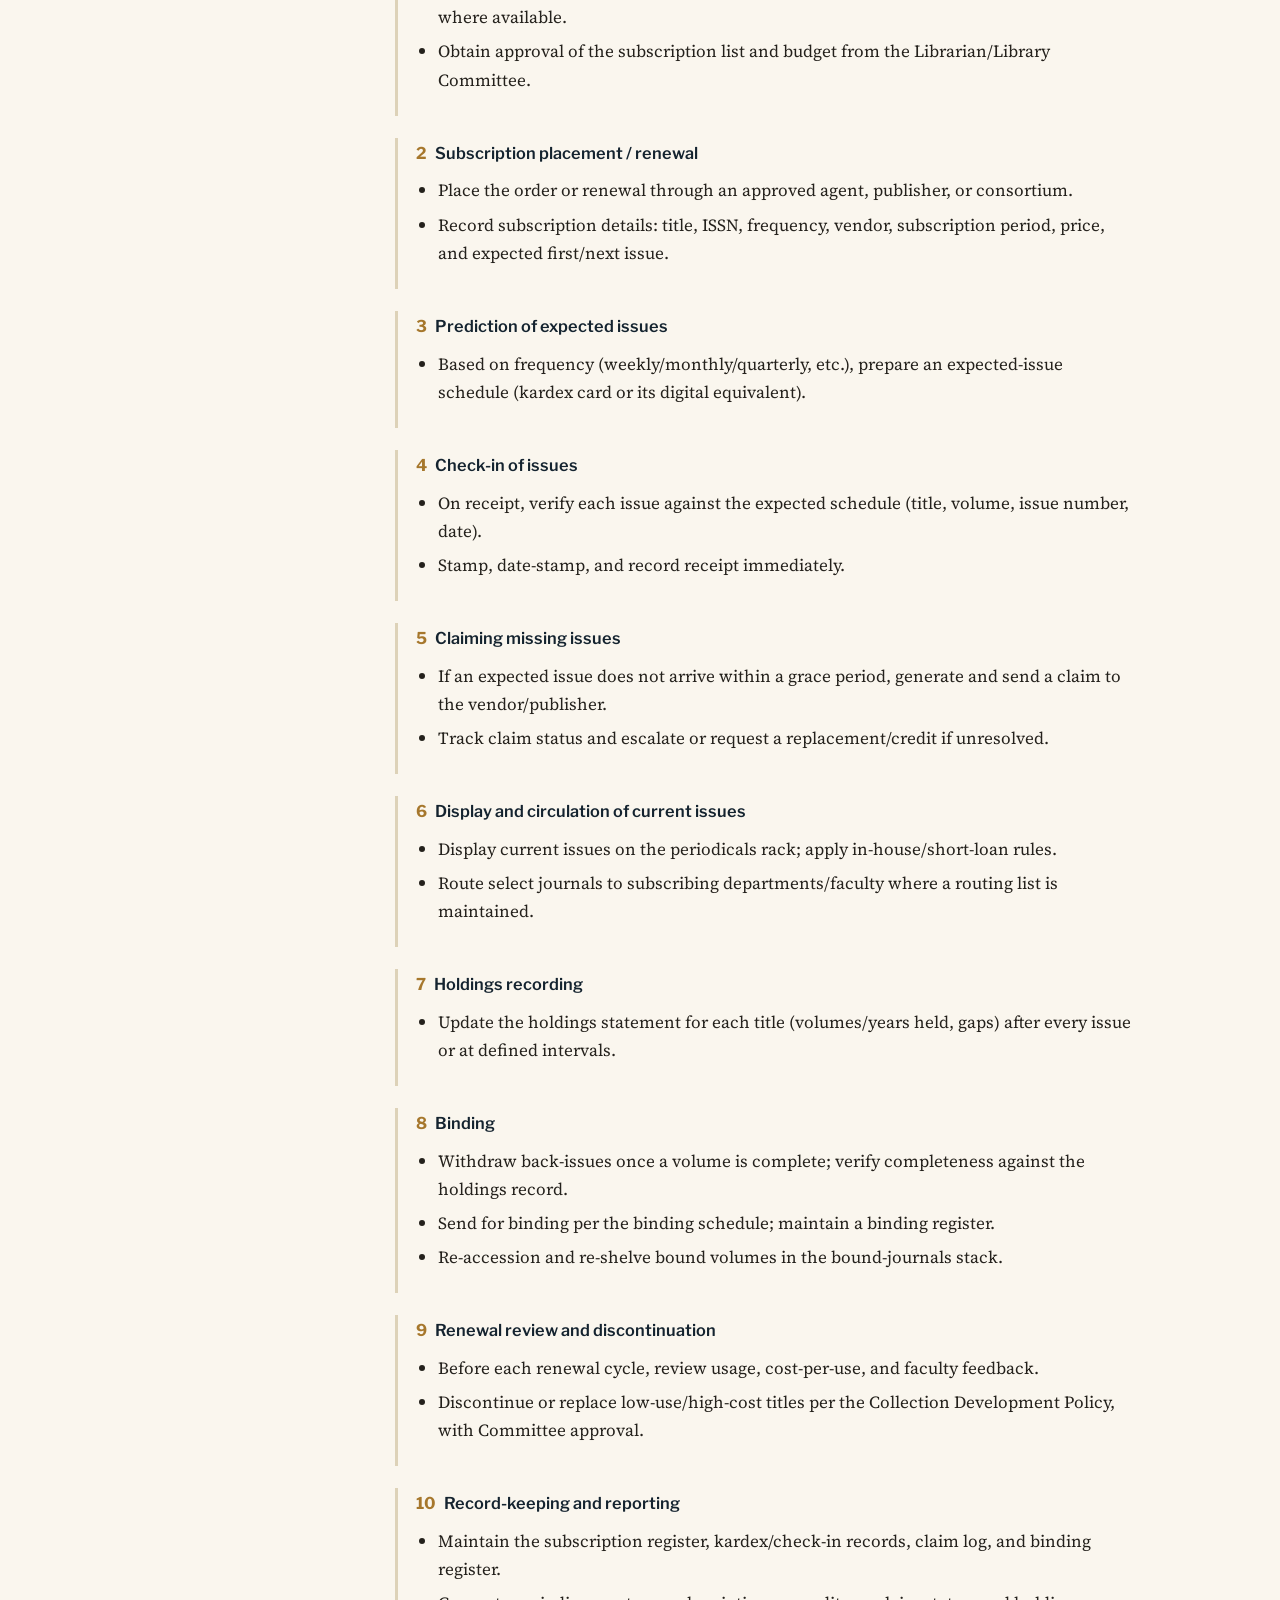
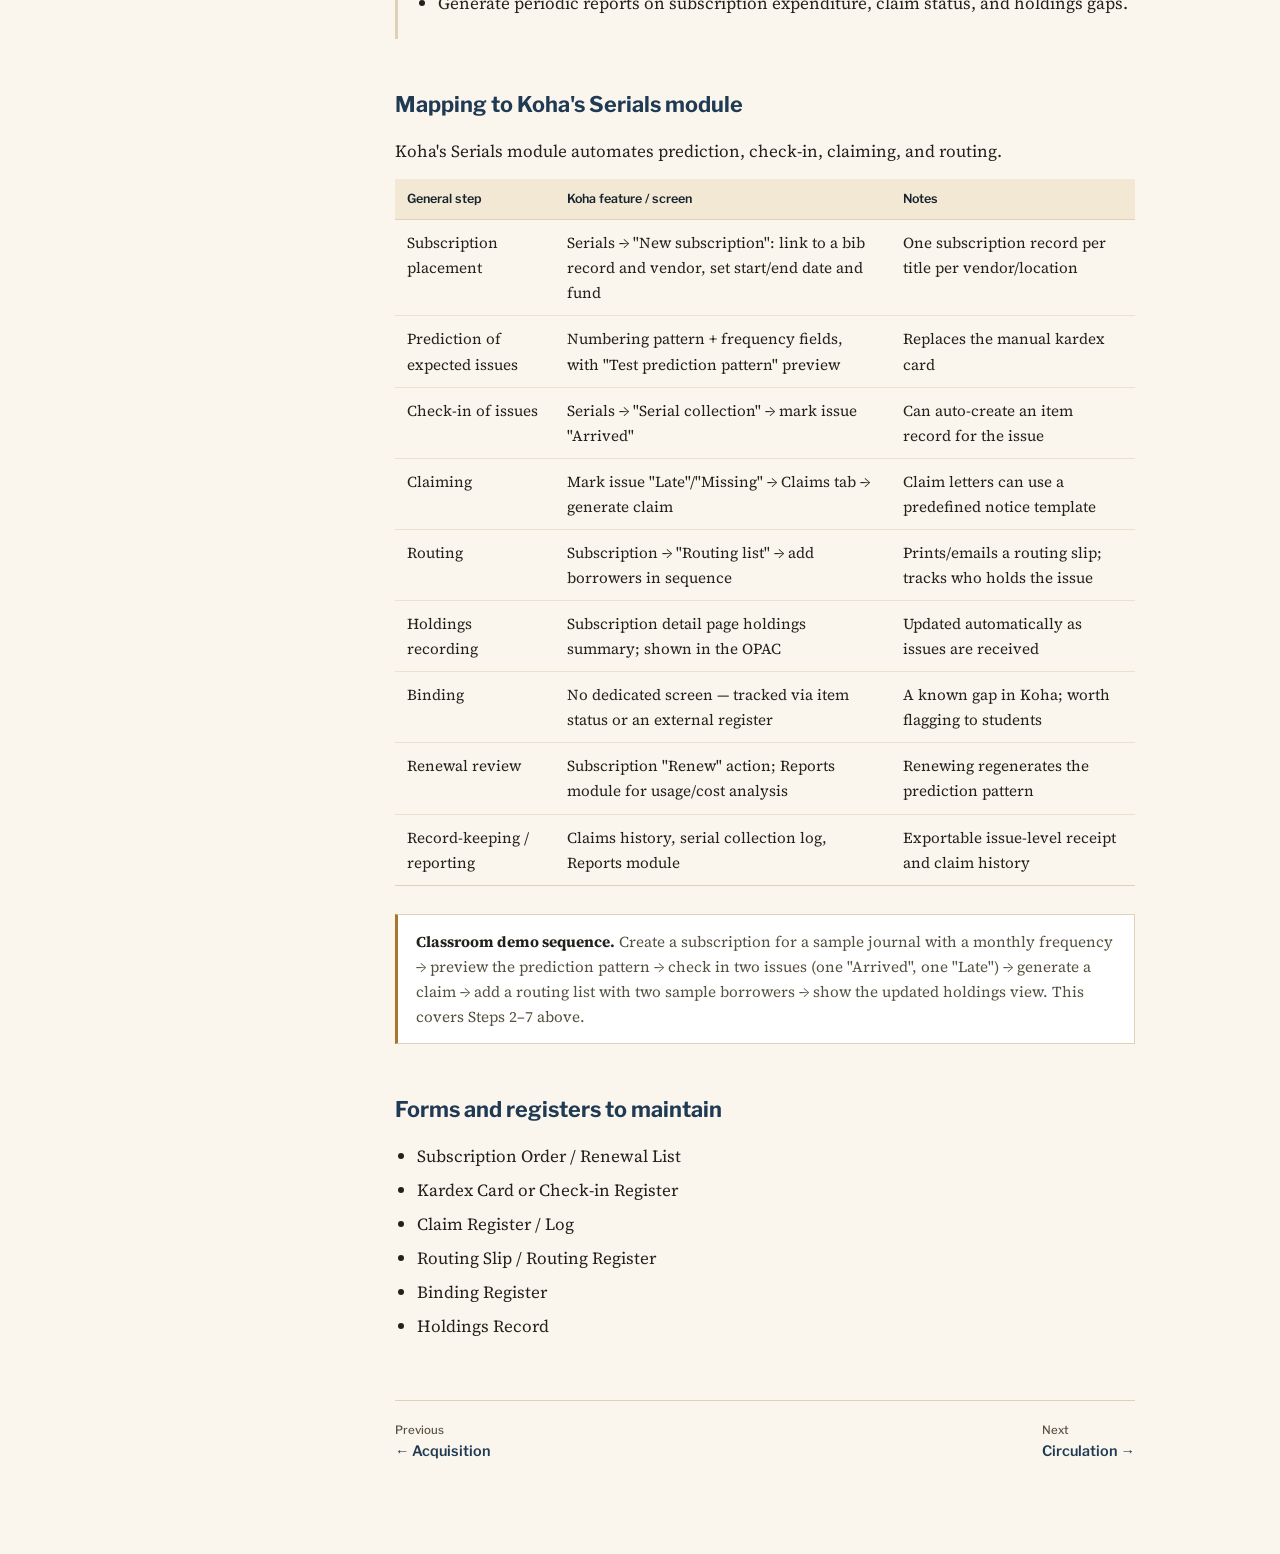
<file: serials.html>
<!DOCTYPE html>
<html lang="en">
<head>
<meta charset="UTF-8">
<meta name="viewport" content="width=device-width, initial-scale=1.0">
<title>Serials Control SOP — Library SOP Manual</title>
<link rel="stylesheet" href="assets/style.css">
</head>
<body>
<div class="shell">

  <aside class="sidebar">
    <a href="index.html" class="site-title">
      Library SOP Manual
      <span>Dept. of Library &amp; Information Science<br>Central University of Himachal Pradesh</span>
    </a>
    <button class="menu-toggle">Menu</button>
    <nav>
      <div class="group-label">Manual</div>
      <a href="index.html">Home</a>
      <div class="group-label">Procedures</div>
      <a href="acquisition.html">1 — Acquisition</a>
      <a href="serials.html" class="active">2 — Serials Control</a>
      <a href="circulation.html">3 — Circulation</a>
      <a href="technical-processing.html">4 — Technical Processing</a>
    </nav>
  </aside>

  <main>
    <div class="content">

      <h1 class="doc-title">Serials Control Workflow</h1>
      <div class="doc-meta">
        Document No. LIB/SER/SOP/01 &nbsp;·&nbsp; Version 1.0
        <div>Covers journals, magazines, newspapers, and continuations — print and electronic.</div>
        <div><a class="docdl" href="docs/Serials_Control_SOP.docx">Download the Word version (.docx) &darr;</a></div>
      </div>

      <h2>Purpose</h2>
      <p>This procedure defines the workflow for controlling serials in the library — from subscription and renewal decisions through check-in, claiming, binding, and withdrawal. Serials control covers the full lifecycle of a title, distinct from the one-time acquisition of a monograph.</p>

      <h2>Scope</h2>
      <ul>
        <li>Print journals, magazines, and newspapers (subscribed and gratis/exchange)</li>
        <li>E-journals and journal packages/consortia subscriptions (e.g. e-ShodhSindhu, UGC-CARE listed titles)</li>
        <li>Continuations and annuals/yearbooks treated as serials</li>
        <li>Bound volumes arising from print serial holdings</li>
      </ul>

      <h2>Objectives</h2>
      <ol>
        <li>Ensure uninterrupted, timely availability of current issues to users.</li>
        <li>Maintain accurate, up-to-date holdings records for every title.</li>
        <li>Detect and recover missing issues promptly through systematic claiming.</li>
        <li>Control renewal costs and avoid lapsed or duplicate subscriptions.</li>
        <li>Preserve completed volumes through timely binding and stack maintenance.</li>
      </ol>

      <h2>Roles and responsibilities</h2>
      <table>
        <thead><tr><th>Role</th><th>Responsibility</th></tr></thead>
        <tbody>
          <tr><td data-label="Role">Librarian / University Librarian</td><td data-label="Responsibility">Approval of subscription list, budget allocation, vendor/agent approval</td></tr>
          <tr><td data-label="Role">Serials Section In-charge</td><td data-label="Responsibility">Day-to-day check-in, claiming, kardex/register updates, routing, binding preparation</td></tr>
          <tr><td data-label="Role">Faculty / Departmental Committee</td><td data-label="Responsibility">Recommending new titles and reviewing usage for renewal or discontinuation</td></tr>
          <tr><td data-label="Role">Library Committee</td><td data-label="Responsibility">Annual review of the subscription list against budget and usage statistics</td></tr>
          <tr><td data-label="Role">Subscription Agent / Publisher</td><td data-label="Responsibility">Supply of issues, response to claims, renewal invoicing</td></tr>
          <tr><td data-label="Role">Binding Section / Vendor</td><td data-label="Responsibility">Physical binding of completed volumes</td></tr>
        </tbody>
      </table>

      <h2>General workflow</h2>

      <div class="step"><h3><span class="stepno">1</span>Title selection / subscription decision</h3>
        <ul>
          <li>Compile new-title recommendations and the renewal list annually, with usage data where available.</li>
          <li>Obtain approval of the subscription list and budget from the Librarian/Library Committee.</li>
        </ul>
      </div>

      <div class="step"><h3><span class="stepno">2</span>Subscription placement / renewal</h3>
        <ul>
          <li>Place the order or renewal through an approved agent, publisher, or consortium.</li>
          <li>Record subscription details: title, ISSN, frequency, vendor, subscription period, price, and expected first/next issue.</li>
        </ul>
      </div>

      <div class="step"><h3><span class="stepno">3</span>Prediction of expected issues</h3>
        <ul>
          <li>Based on frequency (weekly/monthly/quarterly, etc.), prepare an expected-issue schedule (kardex card or its digital equivalent).</li>
        </ul>
      </div>

      <div class="step"><h3><span class="stepno">4</span>Check-in of issues</h3>
        <ul>
          <li>On receipt, verify each issue against the expected schedule (title, volume, issue number, date).</li>
          <li>Stamp, date-stamp, and record receipt immediately.</li>
        </ul>
      </div>

      <div class="step"><h3><span class="stepno">5</span>Claiming missing issues</h3>
        <ul>
          <li>If an expected issue does not arrive within a grace period, generate and send a claim to the vendor/publisher.</li>
          <li>Track claim status and escalate or request a replacement/credit if unresolved.</li>
        </ul>
      </div>

      <div class="step"><h3><span class="stepno">6</span>Display and circulation of current issues</h3>
        <ul>
          <li>Display current issues on the periodicals rack; apply in-house/short-loan rules.</li>
          <li>Route select journals to subscribing departments/faculty where a routing list is maintained.</li>
        </ul>
      </div>

      <div class="step"><h3><span class="stepno">7</span>Holdings recording</h3>
        <ul>
          <li>Update the holdings statement for each title (volumes/years held, gaps) after every issue or at defined intervals.</li>
        </ul>
      </div>

      <div class="step"><h3><span class="stepno">8</span>Binding</h3>
        <ul>
          <li>Withdraw back-issues once a volume is complete; verify completeness against the holdings record.</li>
          <li>Send for binding per the binding schedule; maintain a binding register.</li>
          <li>Re-accession and re-shelve bound volumes in the bound-journals stack.</li>
        </ul>
      </div>

      <div class="step"><h3><span class="stepno">9</span>Renewal review and discontinuation</h3>
        <ul>
          <li>Before each renewal cycle, review usage, cost-per-use, and faculty feedback.</li>
          <li>Discontinue or replace low-use/high-cost titles per the Collection Development Policy, with Committee approval.</li>
        </ul>
      </div>

      <div class="step"><h3><span class="stepno">10</span>Record-keeping and reporting</h3>
        <ul>
          <li>Maintain the subscription register, kardex/check-in records, claim log, and binding register.</li>
          <li>Generate periodic reports on subscription expenditure, claim status, and holdings gaps.</li>
        </ul>
      </div>

      <h2>Mapping to Koha's Serials module</h2>
      <p>Koha's Serials module automates prediction, check-in, claiming, and routing.</p>
      <table>
        <thead><tr><th>General step</th><th>Koha feature / screen</th><th>Notes</th></tr></thead>
        <tbody>
          <tr><td data-label="Step">Subscription placement</td><td data-label="Koha">Serials → "New subscription": link to a bib record and vendor, set start/end date and fund</td><td data-label="Notes">One subscription record per title per vendor/location</td></tr>
          <tr><td data-label="Step">Prediction of expected issues</td><td data-label="Koha">Numbering pattern + frequency fields, with "Test prediction pattern" preview</td><td data-label="Notes">Replaces the manual kardex card</td></tr>
          <tr><td data-label="Step">Check-in of issues</td><td data-label="Koha">Serials → "Serial collection" → mark issue "Arrived"</td><td data-label="Notes">Can auto-create an item record for the issue</td></tr>
          <tr><td data-label="Step">Claiming</td><td data-label="Koha">Mark issue "Late"/"Missing" → Claims tab → generate claim</td><td data-label="Notes">Claim letters can use a predefined notice template</td></tr>
          <tr><td data-label="Step">Routing</td><td data-label="Koha">Subscription → "Routing list" → add borrowers in sequence</td><td data-label="Notes">Prints/emails a routing slip; tracks who holds the issue</td></tr>
          <tr><td data-label="Step">Holdings recording</td><td data-label="Koha">Subscription detail page holdings summary; shown in the OPAC</td><td data-label="Notes">Updated automatically as issues are received</td></tr>
          <tr><td data-label="Step">Binding</td><td data-label="Koha">No dedicated screen — tracked via item status or an external register</td><td data-label="Notes">A known gap in Koha; worth flagging to students</td></tr>
          <tr><td data-label="Step">Renewal review</td><td data-label="Koha">Subscription "Renew" action; Reports module for usage/cost analysis</td><td data-label="Notes">Renewing regenerates the prediction pattern</td></tr>
          <tr><td data-label="Step">Record-keeping / reporting</td><td data-label="Koha">Claims history, serial collection log, Reports module</td><td data-label="Notes">Exportable issue-level receipt and claim history</td></tr>
        </tbody>
      </table>

      <div class="note">
        <strong>Classroom demo sequence.</strong> Create a subscription for a sample journal with a monthly frequency → preview the prediction pattern → check in two issues (one "Arrived", one "Late") → generate a claim → add a routing list with two sample borrowers → show the updated holdings view. This covers Steps 2–7 above.
      </div>

      <h2>Forms and registers to maintain</h2>
      <ul>
        <li>Subscription Order / Renewal List</li>
        <li>Kardex Card or Check-in Register</li>
        <li>Claim Register / Log</li>
        <li>Routing Slip / Routing Register</li>
        <li>Binding Register</li>
        <li>Holdings Record</li>
      </ul>

      <div class="pagenav">
        <a href="acquisition.html"><span class="dir">Previous</span>&larr; Acquisition</a>
        <a href="circulation.html"><span class="dir">Next</span>Circulation &rarr;</a>
      </div>

    </div>
  </main>
</div>
<script src="assets/nav.js"></script>
</body>
</html>
</file>
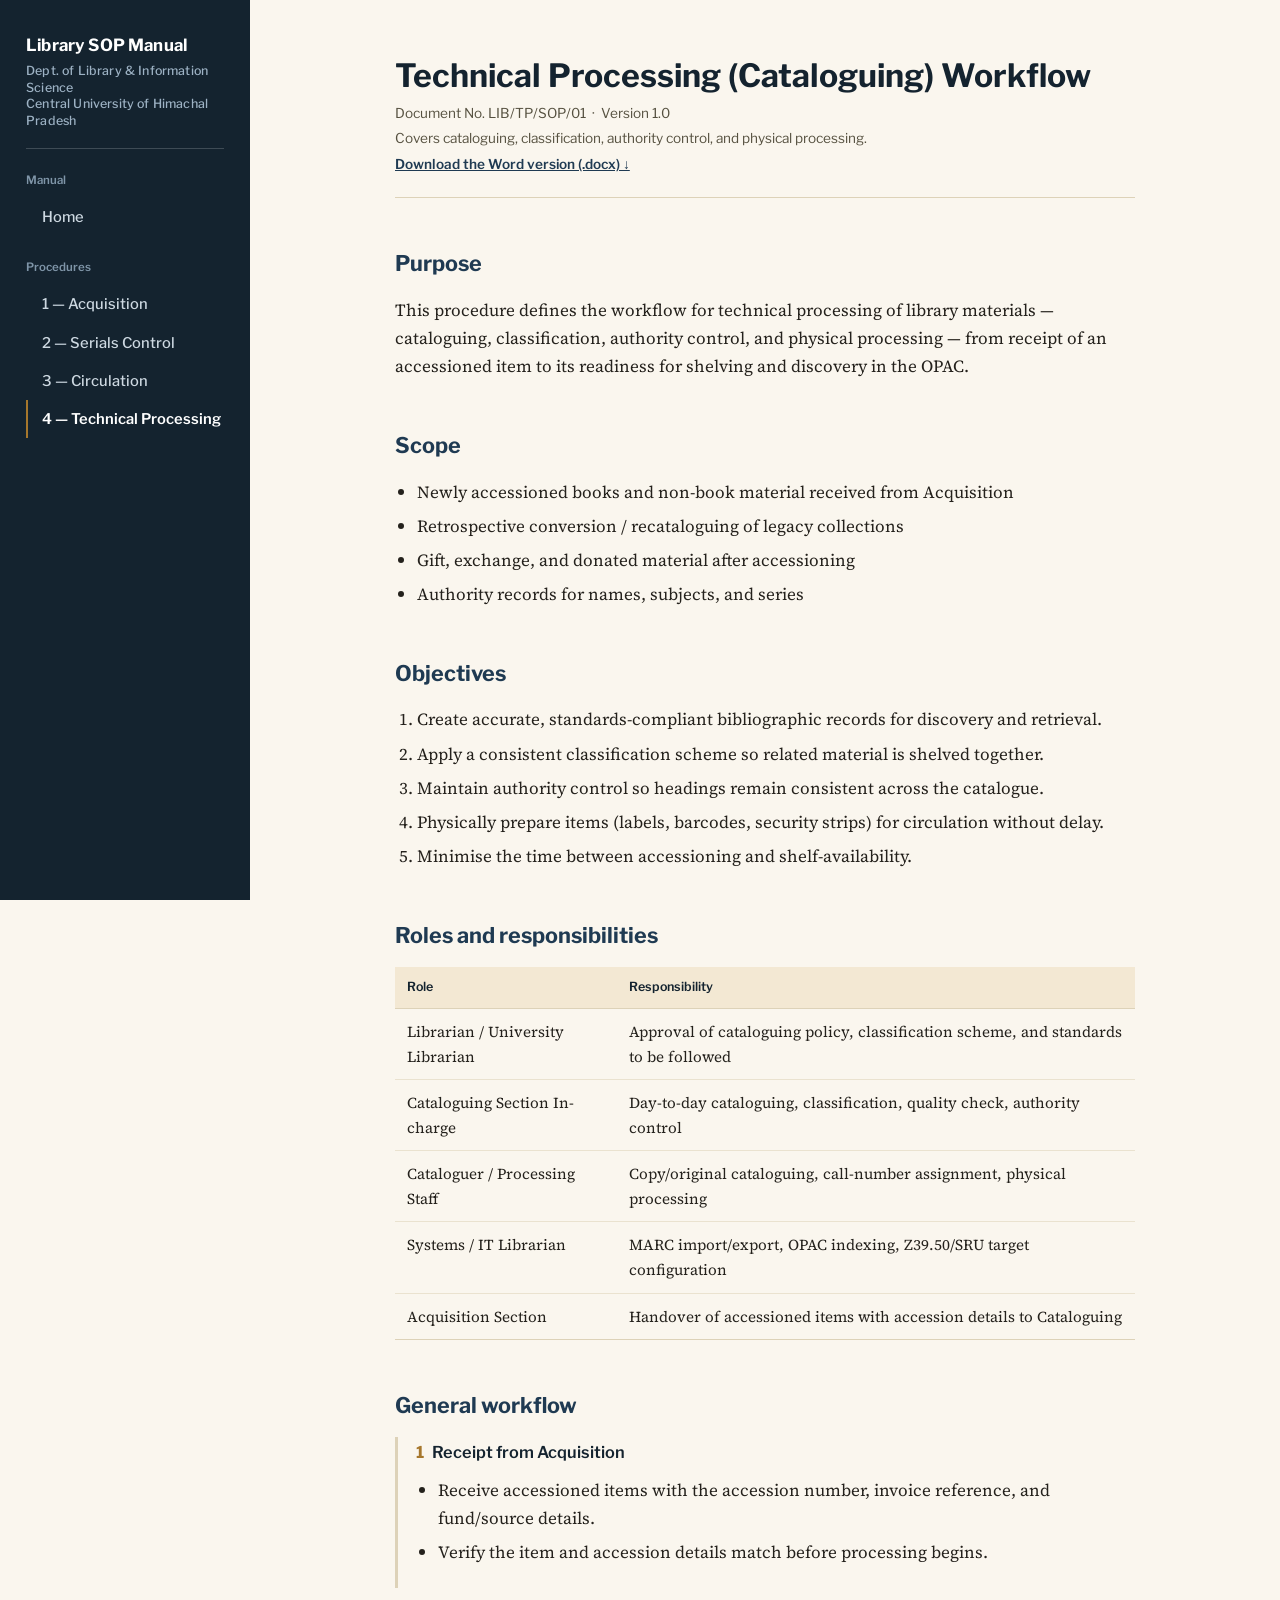
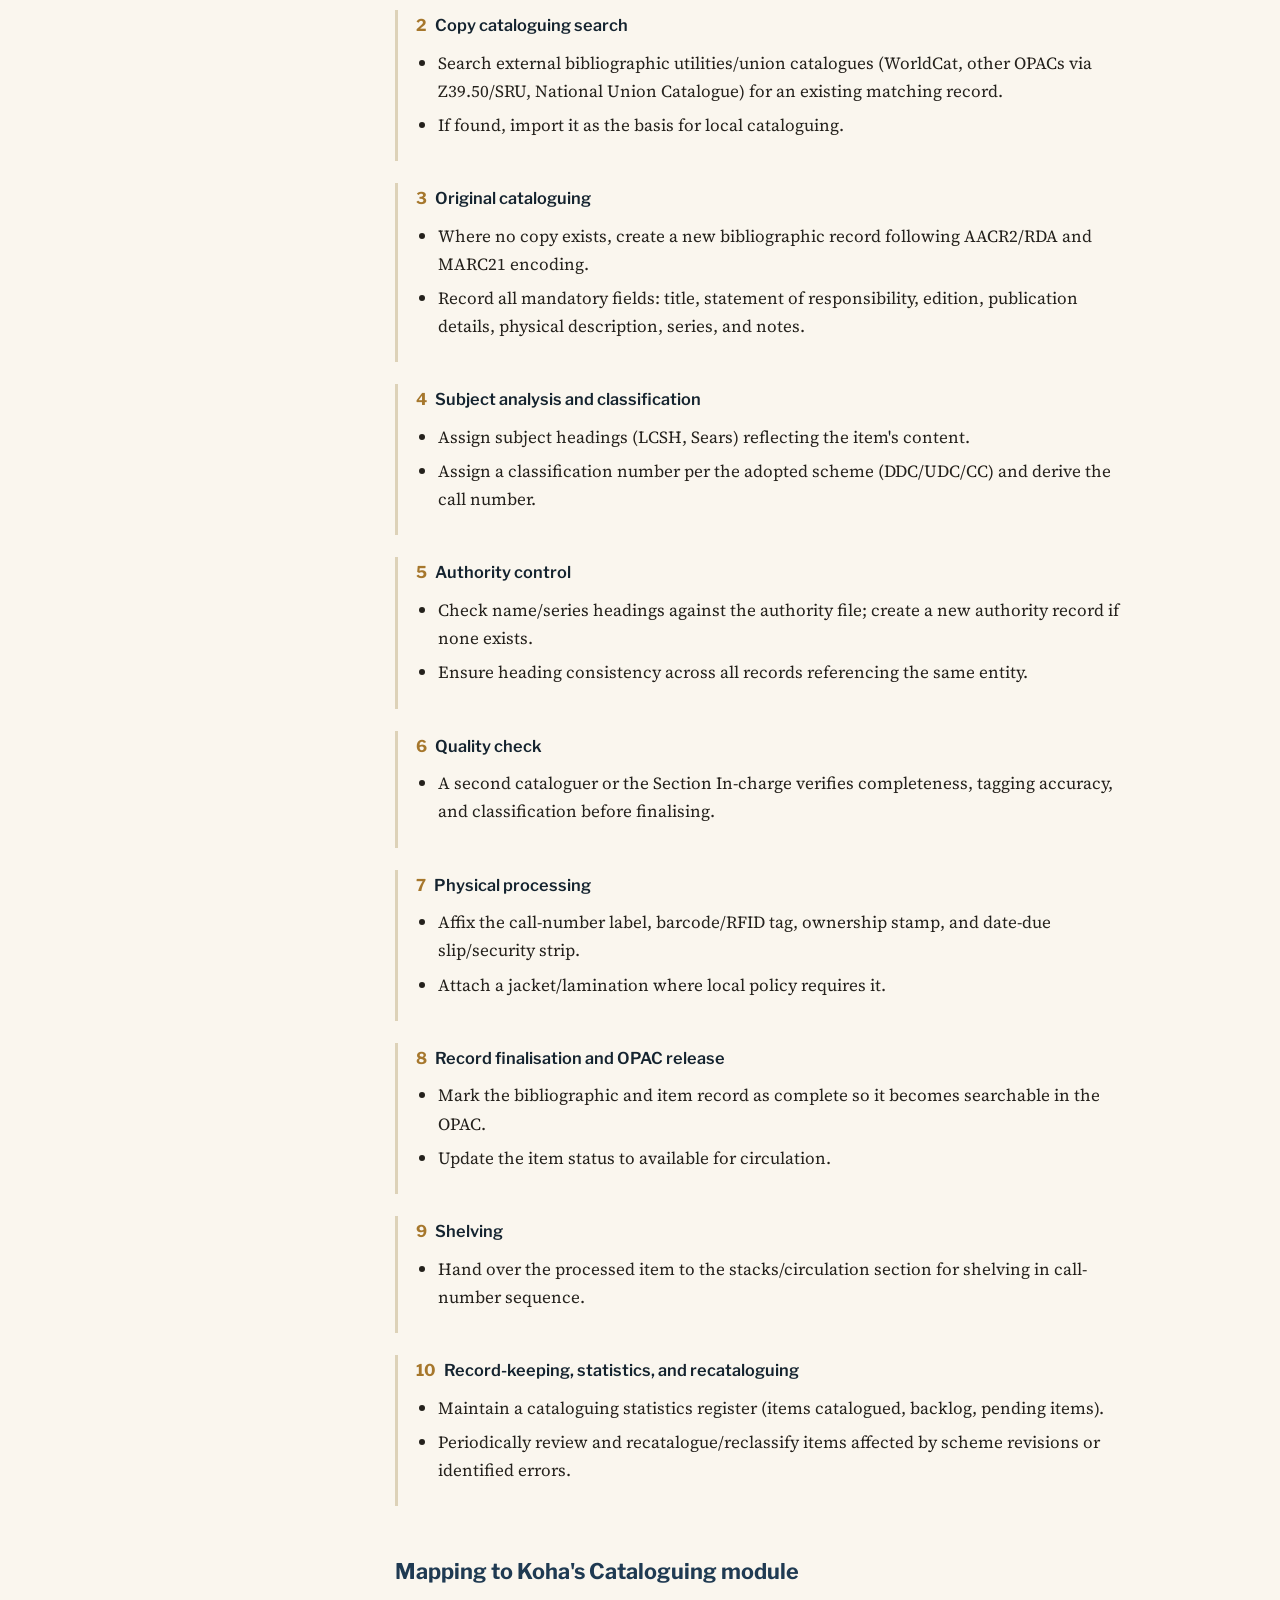
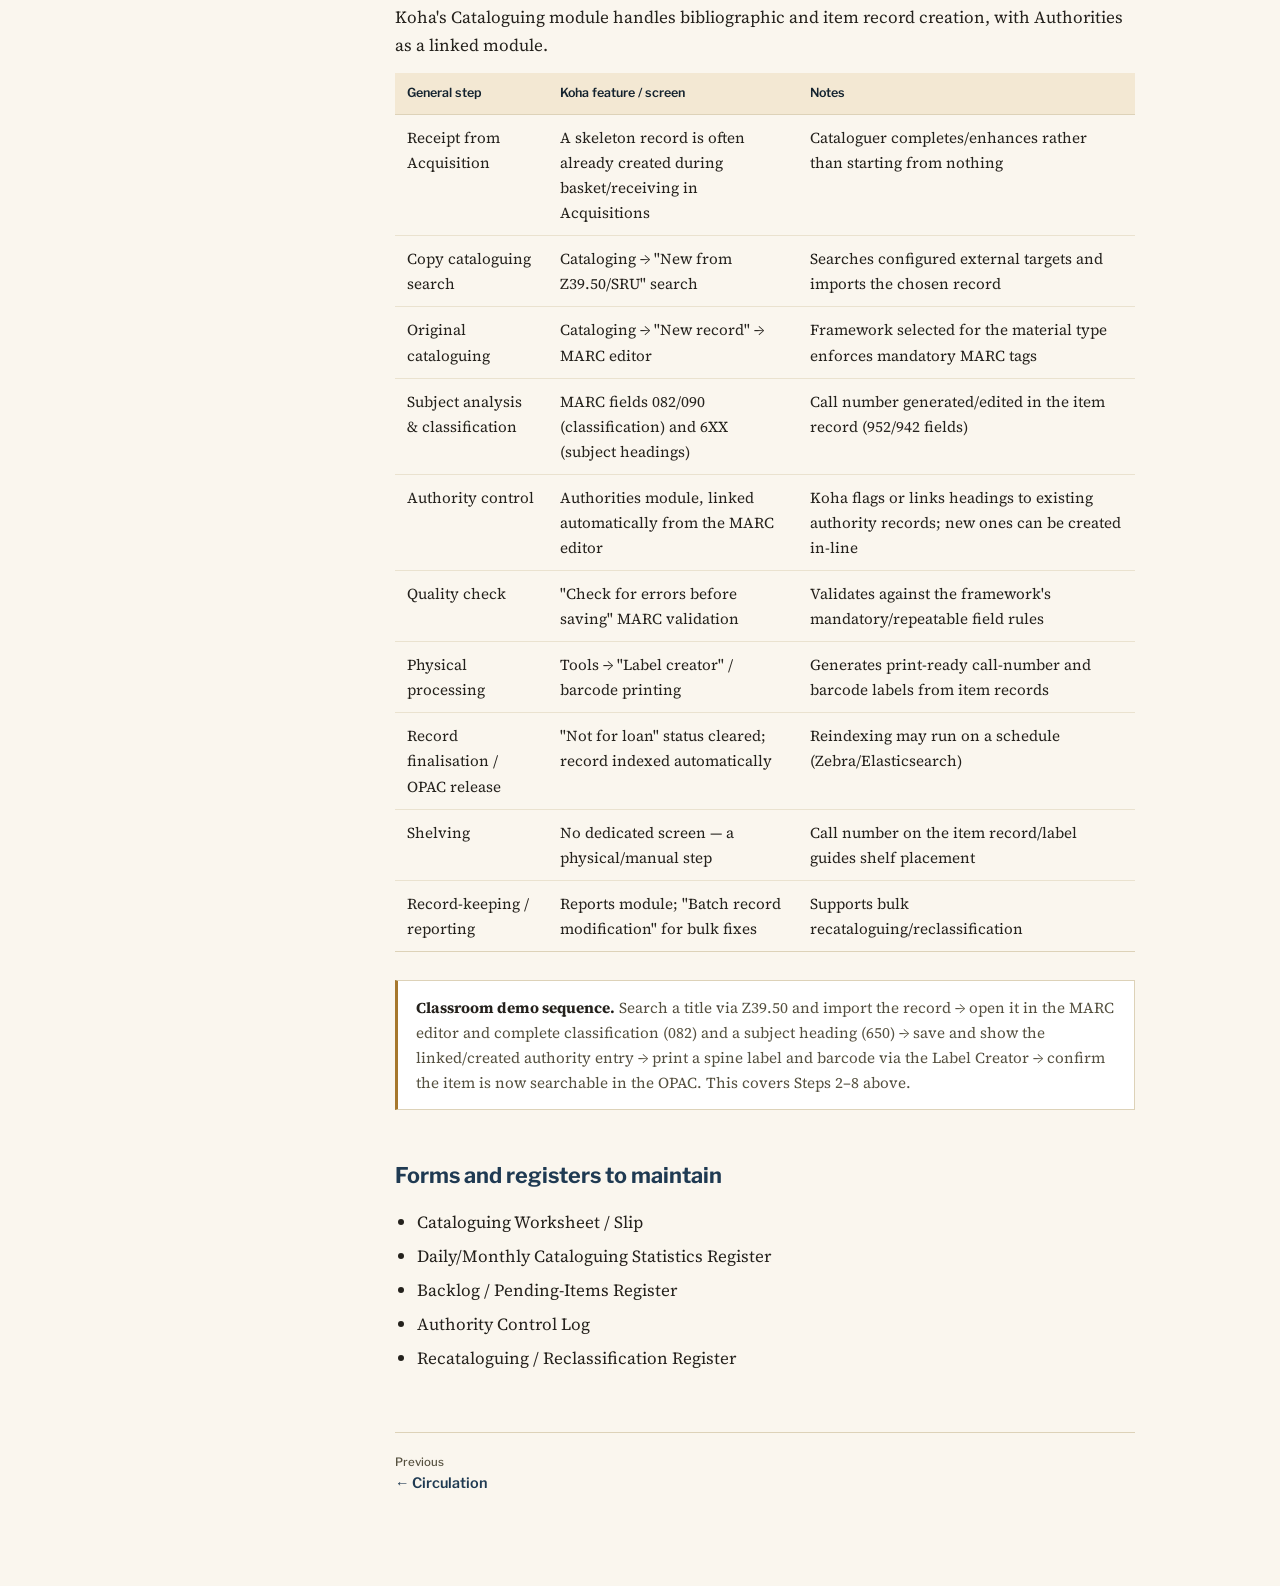
<file: technical-processing.html>
<!DOCTYPE html>
<html lang="en">
<head>
<meta charset="UTF-8">
<meta name="viewport" content="width=device-width, initial-scale=1.0">
<title>Technical Processing SOP — Library SOP Manual</title>
<link rel="stylesheet" href="assets/style.css">
</head>
<body>
<div class="shell">

  <aside class="sidebar">
    <a href="index.html" class="site-title">
      Library SOP Manual
      <span>Dept. of Library &amp; Information Science<br>Central University of Himachal Pradesh</span>
    </a>
    <button class="menu-toggle">Menu</button>
    <nav>
      <div class="group-label">Manual</div>
      <a href="index.html">Home</a>
      <div class="group-label">Procedures</div>
      <a href="acquisition.html">1 — Acquisition</a>
      <a href="serials.html">2 — Serials Control</a>
      <a href="circulation.html">3 — Circulation</a>
      <a href="technical-processing.html" class="active">4 — Technical Processing</a>
    </nav>
  </aside>

  <main>
    <div class="content">

      <h1 class="doc-title">Technical Processing (Cataloguing) Workflow</h1>
      <div class="doc-meta">
        Document No. LIB/TP/SOP/01 &nbsp;·&nbsp; Version 1.0
        <div>Covers cataloguing, classification, authority control, and physical processing.</div>
        <div><a class="docdl" href="docs/Technical_Processing_SOP.docx">Download the Word version (.docx) &darr;</a></div>
      </div>

      <h2>Purpose</h2>
      <p>This procedure defines the workflow for technical processing of library materials — cataloguing, classification, authority control, and physical processing — from receipt of an accessioned item to its readiness for shelving and discovery in the OPAC.</p>

      <h2>Scope</h2>
      <ul>
        <li>Newly accessioned books and non-book material received from Acquisition</li>
        <li>Retrospective conversion / recataloguing of legacy collections</li>
        <li>Gift, exchange, and donated material after accessioning</li>
        <li>Authority records for names, subjects, and series</li>
      </ul>

      <h2>Objectives</h2>
      <ol>
        <li>Create accurate, standards-compliant bibliographic records for discovery and retrieval.</li>
        <li>Apply a consistent classification scheme so related material is shelved together.</li>
        <li>Maintain authority control so headings remain consistent across the catalogue.</li>
        <li>Physically prepare items (labels, barcodes, security strips) for circulation without delay.</li>
        <li>Minimise the time between accessioning and shelf-availability.</li>
      </ol>

      <h2>Roles and responsibilities</h2>
      <table>
        <thead><tr><th>Role</th><th>Responsibility</th></tr></thead>
        <tbody>
          <tr><td data-label="Role">Librarian / University Librarian</td><td data-label="Responsibility">Approval of cataloguing policy, classification scheme, and standards to be followed</td></tr>
          <tr><td data-label="Role">Cataloguing Section In-charge</td><td data-label="Responsibility">Day-to-day cataloguing, classification, quality check, authority control</td></tr>
          <tr><td data-label="Role">Cataloguer / Processing Staff</td><td data-label="Responsibility">Copy/original cataloguing, call-number assignment, physical processing</td></tr>
          <tr><td data-label="Role">Systems / IT Librarian</td><td data-label="Responsibility">MARC import/export, OPAC indexing, Z39.50/SRU target configuration</td></tr>
          <tr><td data-label="Role">Acquisition Section</td><td data-label="Responsibility">Handover of accessioned items with accession details to Cataloguing</td></tr>
        </tbody>
      </table>

      <h2>General workflow</h2>

      <div class="step"><h3><span class="stepno">1</span>Receipt from Acquisition</h3>
        <ul>
          <li>Receive accessioned items with the accession number, invoice reference, and fund/source details.</li>
          <li>Verify the item and accession details match before processing begins.</li>
        </ul>
      </div>

      <div class="step"><h3><span class="stepno">2</span>Copy cataloguing search</h3>
        <ul>
          <li>Search external bibliographic utilities/union catalogues (WorldCat, other OPACs via Z39.50/SRU, National Union Catalogue) for an existing matching record.</li>
          <li>If found, import it as the basis for local cataloguing.</li>
        </ul>
      </div>

      <div class="step"><h3><span class="stepno">3</span>Original cataloguing</h3>
        <ul>
          <li>Where no copy exists, create a new bibliographic record following AACR2/RDA and MARC21 encoding.</li>
          <li>Record all mandatory fields: title, statement of responsibility, edition, publication details, physical description, series, and notes.</li>
        </ul>
      </div>

      <div class="step"><h3><span class="stepno">4</span>Subject analysis and classification</h3>
        <ul>
          <li>Assign subject headings (LCSH, Sears) reflecting the item's content.</li>
          <li>Assign a classification number per the adopted scheme (DDC/UDC/CC) and derive the call number.</li>
        </ul>
      </div>

      <div class="step"><h3><span class="stepno">5</span>Authority control</h3>
        <ul>
          <li>Check name/series headings against the authority file; create a new authority record if none exists.</li>
          <li>Ensure heading consistency across all records referencing the same entity.</li>
        </ul>
      </div>

      <div class="step"><h3><span class="stepno">6</span>Quality check</h3>
        <ul>
          <li>A second cataloguer or the Section In-charge verifies completeness, tagging accuracy, and classification before finalising.</li>
        </ul>
      </div>

      <div class="step"><h3><span class="stepno">7</span>Physical processing</h3>
        <ul>
          <li>Affix the call-number label, barcode/RFID tag, ownership stamp, and date-due slip/security strip.</li>
          <li>Attach a jacket/lamination where local policy requires it.</li>
        </ul>
      </div>

      <div class="step"><h3><span class="stepno">8</span>Record finalisation and OPAC release</h3>
        <ul>
          <li>Mark the bibliographic and item record as complete so it becomes searchable in the OPAC.</li>
          <li>Update the item status to available for circulation.</li>
        </ul>
      </div>

      <div class="step"><h3><span class="stepno">9</span>Shelving</h3>
        <ul>
          <li>Hand over the processed item to the stacks/circulation section for shelving in call-number sequence.</li>
        </ul>
      </div>

      <div class="step"><h3><span class="stepno">10</span>Record-keeping, statistics, and recataloguing</h3>
        <ul>
          <li>Maintain a cataloguing statistics register (items catalogued, backlog, pending items).</li>
          <li>Periodically review and recatalogue/reclassify items affected by scheme revisions or identified errors.</li>
        </ul>
      </div>

      <h2>Mapping to Koha's Cataloguing module</h2>
      <p>Koha's Cataloguing module handles bibliographic and item record creation, with Authorities as a linked module.</p>
      <table>
        <thead><tr><th>General step</th><th>Koha feature / screen</th><th>Notes</th></tr></thead>
        <tbody>
          <tr><td data-label="Step">Receipt from Acquisition</td><td data-label="Koha">A skeleton record is often already created during basket/receiving in Acquisitions</td><td data-label="Notes">Cataloguer completes/enhances rather than starting from nothing</td></tr>
          <tr><td data-label="Step">Copy cataloguing search</td><td data-label="Koha">Cataloging → "New from Z39.50/SRU" search</td><td data-label="Notes">Searches configured external targets and imports the chosen record</td></tr>
          <tr><td data-label="Step">Original cataloguing</td><td data-label="Koha">Cataloging → "New record" → MARC editor</td><td data-label="Notes">Framework selected for the material type enforces mandatory MARC tags</td></tr>
          <tr><td data-label="Step">Subject analysis & classification</td><td data-label="Koha">MARC fields 082/090 (classification) and 6XX (subject headings)</td><td data-label="Notes">Call number generated/edited in the item record (952/942 fields)</td></tr>
          <tr><td data-label="Step">Authority control</td><td data-label="Koha">Authorities module, linked automatically from the MARC editor</td><td data-label="Notes">Koha flags or links headings to existing authority records; new ones can be created in-line</td></tr>
          <tr><td data-label="Step">Quality check</td><td data-label="Koha">"Check for errors before saving" MARC validation</td><td data-label="Notes">Validates against the framework's mandatory/repeatable field rules</td></tr>
          <tr><td data-label="Step">Physical processing</td><td data-label="Koha">Tools → "Label creator" / barcode printing</td><td data-label="Notes">Generates print-ready call-number and barcode labels from item records</td></tr>
          <tr><td data-label="Step">Record finalisation / OPAC release</td><td data-label="Koha">"Not for loan" status cleared; record indexed automatically</td><td data-label="Notes">Reindexing may run on a schedule (Zebra/Elasticsearch)</td></tr>
          <tr><td data-label="Step">Shelving</td><td data-label="Koha">No dedicated screen — a physical/manual step</td><td data-label="Notes">Call number on the item record/label guides shelf placement</td></tr>
          <tr><td data-label="Step">Record-keeping / reporting</td><td data-label="Koha">Reports module; "Batch record modification" for bulk fixes</td><td data-label="Notes">Supports bulk recataloguing/reclassification</td></tr>
        </tbody>
      </table>

      <div class="note">
        <strong>Classroom demo sequence.</strong> Search a title via Z39.50 and import the record → open it in the MARC editor and complete classification (082) and a subject heading (650) → save and show the linked/created authority entry → print a spine label and barcode via the Label Creator → confirm the item is now searchable in the OPAC. This covers Steps 2–8 above.
      </div>

      <h2>Forms and registers to maintain</h2>
      <ul>
        <li>Cataloguing Worksheet / Slip</li>
        <li>Daily/Monthly Cataloguing Statistics Register</li>
        <li>Backlog / Pending-Items Register</li>
        <li>Authority Control Log</li>
        <li>Recataloguing / Reclassification Register</li>
      </ul>

      <div class="pagenav">
        <a href="circulation.html"><span class="dir">Previous</span>&larr; Circulation</a>
        <span></span>
      </div>

    </div>
  </main>
</div>
<script src="assets/nav.js"></script>
</body>
</html>
</file>
<file: assets/style.css>
@import url('https://fonts.googleapis.com/css2?family=Libre+Franklin:wght@500;600;700&family=Source+Serif+4:opsz,wght@8..60,400;8..60,600&display=swap');

:root{
  --navy-950:#14232f;
  --navy-800:#1f3a52;
  --brass:#a6772c;
  --brass-light:#f3e8d3;
  --paper:#faf6ee;
  --card-bg:#ffffff;
  --ink:#24211c;
  --ink-soft:#55503f;
  --rule:#ddd2b8;
  --rule-soft:#eae2cf;
  --sidebar-w:250px;
  --content-w:740px;
}

*{box-sizing:border-box;}

html{scroll-behavior:smooth;}

body{
  margin:0;
  background:var(--paper);
  color:var(--ink);
  font-family:'Source Serif 4', Georgia, serif;
  font-size:17px;
  line-height:1.65;
}

a{color:var(--navy-800);}
a:hover{color:var(--brass);}

h1,h2,h3,h4,nav,.label,.callno,.site-title,button{
  font-family:'Libre Franklin', -apple-system, sans-serif;
}

/* ---------- Layout shell ---------- */
.shell{
  display:flex;
  min-height:100vh;
}

.sidebar{
  width:var(--sidebar-w);
  flex-shrink:0;
  background:var(--navy-950);
  color:#dfe6ec;
  padding:34px 26px;
  position:sticky;
  top:0;
  height:100vh;
  overflow-y:auto;
}

.site-title{
  display:block;
  color:#fff;
  font-weight:700;
  font-size:1.05rem;
  letter-spacing:.01em;
  text-decoration:none;
  line-height:1.35;
  border-bottom:1px solid rgba(255,255,255,.18);
  padding-bottom:18px;
  margin-bottom:22px;
}
.site-title span{
  display:block;
  font-weight:500;
  font-size:.78rem;
  color:#9db2c4;
  margin-top:6px;
}

.sidebar nav .group-label{
  font-size:.72rem;
  color:#7f95a8;
  font-weight:600;
  margin:22px 0 8px;
}
.sidebar nav .group-label:first-of-type{margin-top:0;}

.sidebar nav a{
  display:block;
  color:#cdd8e1;
  text-decoration:none;
  font-size:.92rem;
  font-weight:500;
  padding:7px 0 7px 14px;
  border-left:2px solid transparent;
}
.sidebar nav a:hover{color:#fff;border-left-color:#5b7185;}
.sidebar nav a.active{
  color:#fff;
  border-left-color:var(--brass);
  font-weight:600;
}

.sidebar .callno{
  font-size:.72rem;
  color:#6f8598;
  margin-top:2px;
}

main{
  flex:1;
  min-width:0;
  padding:56px 48px 90px;
}

.content{
  max-width:var(--content-w);
  margin:0 auto;
}

/* ---------- Typography ---------- */
h1.doc-title{
  font-size:2rem;
  font-weight:700;
  color:var(--navy-950);
  margin:0 0 6px;
  line-height:1.25;
}
.doc-meta{
  font-family:'Libre Franklin', sans-serif;
  font-size:.85rem;
  color:var(--ink-soft);
  margin-bottom:34px;
  padding-bottom:22px;
  border-bottom:1px solid var(--rule);
}
.doc-meta div{margin-top:3px;}

h2{
  font-size:1.35rem;
  font-weight:700;
  color:var(--navy-800);
  margin:44px 0 14px;
  padding-top:4px;
}
h3{
  font-family:'Libre Franklin', sans-serif;
  font-size:1.02rem;
  font-weight:600;
  color:var(--navy-800);
  margin:26px 0 10px;
}
p{margin:0 0 14px;}
ul,ol{margin:0 0 18px;padding-left:1.3em;}
li{margin-bottom:6px;}

.step{
  border-left:3px solid var(--rule);
  padding:2px 0 4px 18px;
  margin-bottom:22px;
}
.step h3{margin-top:0;color:var(--navy-950);}
.step .stepno{
  color:var(--brass);
  font-weight:700;
  margin-right:8px;
}

table{
  width:100%;
  border-collapse:collapse;
  margin:8px 0 28px;
  font-family:'Source Serif 4', serif;
  font-size:.95rem;
}
caption{
  caption-side:top;
  text-align:left;
  font-family:'Libre Franklin', sans-serif;
  font-size:.78rem;
  font-weight:600;
  color:var(--ink-soft);
  margin-bottom:6px;
}
th,td{
  text-align:left;
  padding:10px 12px;
  border-bottom:1px solid var(--rule-soft);
  vertical-align:top;
}
thead th{
  font-family:'Libre Franklin', sans-serif;
  font-size:.78rem;
  font-weight:600;
  color:var(--navy-950);
  background:var(--brass-light);
  border-bottom:1px solid var(--rule);
}
tbody tr:last-child td{border-bottom:1px solid var(--rule);}

.note{
  background:var(--card-bg);
  border:1px solid var(--rule);
  border-left:3px solid var(--brass);
  padding:14px 18px;
  font-size:.95rem;
  color:var(--ink-soft);
  margin:18px 0 30px;
}
.note strong{color:var(--ink);}

.docdl{
  font-family:'Libre Franklin', sans-serif;
  font-size:.85rem;
  font-weight:600;
}

.pagenav{
  display:flex;
  justify-content:space-between;
  margin-top:60px;
  padding-top:20px;
  border-top:1px solid var(--rule);
  font-family:'Libre Franklin', sans-serif;
  font-size:.9rem;
}
.pagenav a{text-decoration:none;font-weight:600;}
.pagenav .dir{display:block;font-size:.72rem;font-weight:500;color:var(--ink-soft);}

/* ---------- Home page ---------- */
.hero{
  padding-bottom:30px;
  margin-bottom:10px;
  border-bottom:1px solid var(--rule);
}
.hero h1{
  font-size:2.1rem;
  color:var(--navy-950);
  margin:0 0 14px;
  line-height:1.3;
}
.hero p{
  max-width:60ch;
  color:var(--ink-soft);
  font-size:1.05rem;
}

.drawer{
  margin-top:36px;
}
.drawer-label{
  font-family:'Libre Franklin', sans-serif;
  font-size:.78rem;
  font-weight:600;
  color:var(--ink-soft);
  margin-bottom:14px;
}

.cardlist{list-style:none;margin:0;padding:0;}
.cardlist li{margin-bottom:14px;}

.catalog-card{
  display:flex;
  gap:18px;
  align-items:flex-start;
  background:var(--card-bg);
  border:1px solid var(--rule);
  border-radius:2px;
  padding:20px 22px;
  text-decoration:none;
  color:inherit;
  transition:border-color .15s ease, transform .15s ease;
}
.catalog-card:hover{border-color:var(--brass);}
.catalog-card .tag{
  font-family:'Libre Franklin', sans-serif;
  font-weight:700;
  font-size:.78rem;
  color:#fff;
  background:var(--navy-800);
  border-radius:2px;
  padding:5px 9px;
  white-space:nowrap;
  margin-top:2px;
}
.catalog-card h2{
  margin:0 0 6px;
  font-size:1.12rem;
  color:var(--navy-950);
}
.catalog-card p{
  margin:0;
  color:var(--ink-soft);
  font-size:.94rem;
}

footer.sitefoot{
  margin-top:70px;
  padding-top:20px;
  border-top:1px solid var(--rule);
  font-family:'Libre Franklin', sans-serif;
  font-size:.8rem;
  color:var(--ink-soft);
}

/* ---------- Mobile nav ---------- */
.menu-toggle{display:none;}

@media (max-width:860px){
  .shell{display:block;}
  .sidebar{
    position:relative;
    height:auto;
    width:100%;
    padding:20px 24px;
  }
  .sidebar nav{display:none;}
  .sidebar.open nav{display:block;}
  .menu-toggle{
    display:inline-block;
    background:none;
    border:1px solid rgba(255,255,255,.3);
    color:#fff;
    font-size:.82rem;
    padding:7px 12px;
    border-radius:2px;
    cursor:pointer;
    margin-top:14px;
  }
  main{padding:38px 22px 70px;}
  h1.doc-title{font-size:1.6rem;}
  .hero h1{font-size:1.6rem;}
  table,thead,tbody,th,td,tr{display:block;}
  thead{display:none;}
  td{border:none;padding:4px 0;}
  tr{padding:12px 0;border-bottom:1px solid var(--rule-soft);}
  td::before{
    content:attr(data-label);
    display:block;
    font-family:'Libre Franklin',sans-serif;
    font-size:.7rem;
    font-weight:600;
    color:var(--brass);
    margin-bottom:2px;
  }
}
</file>
